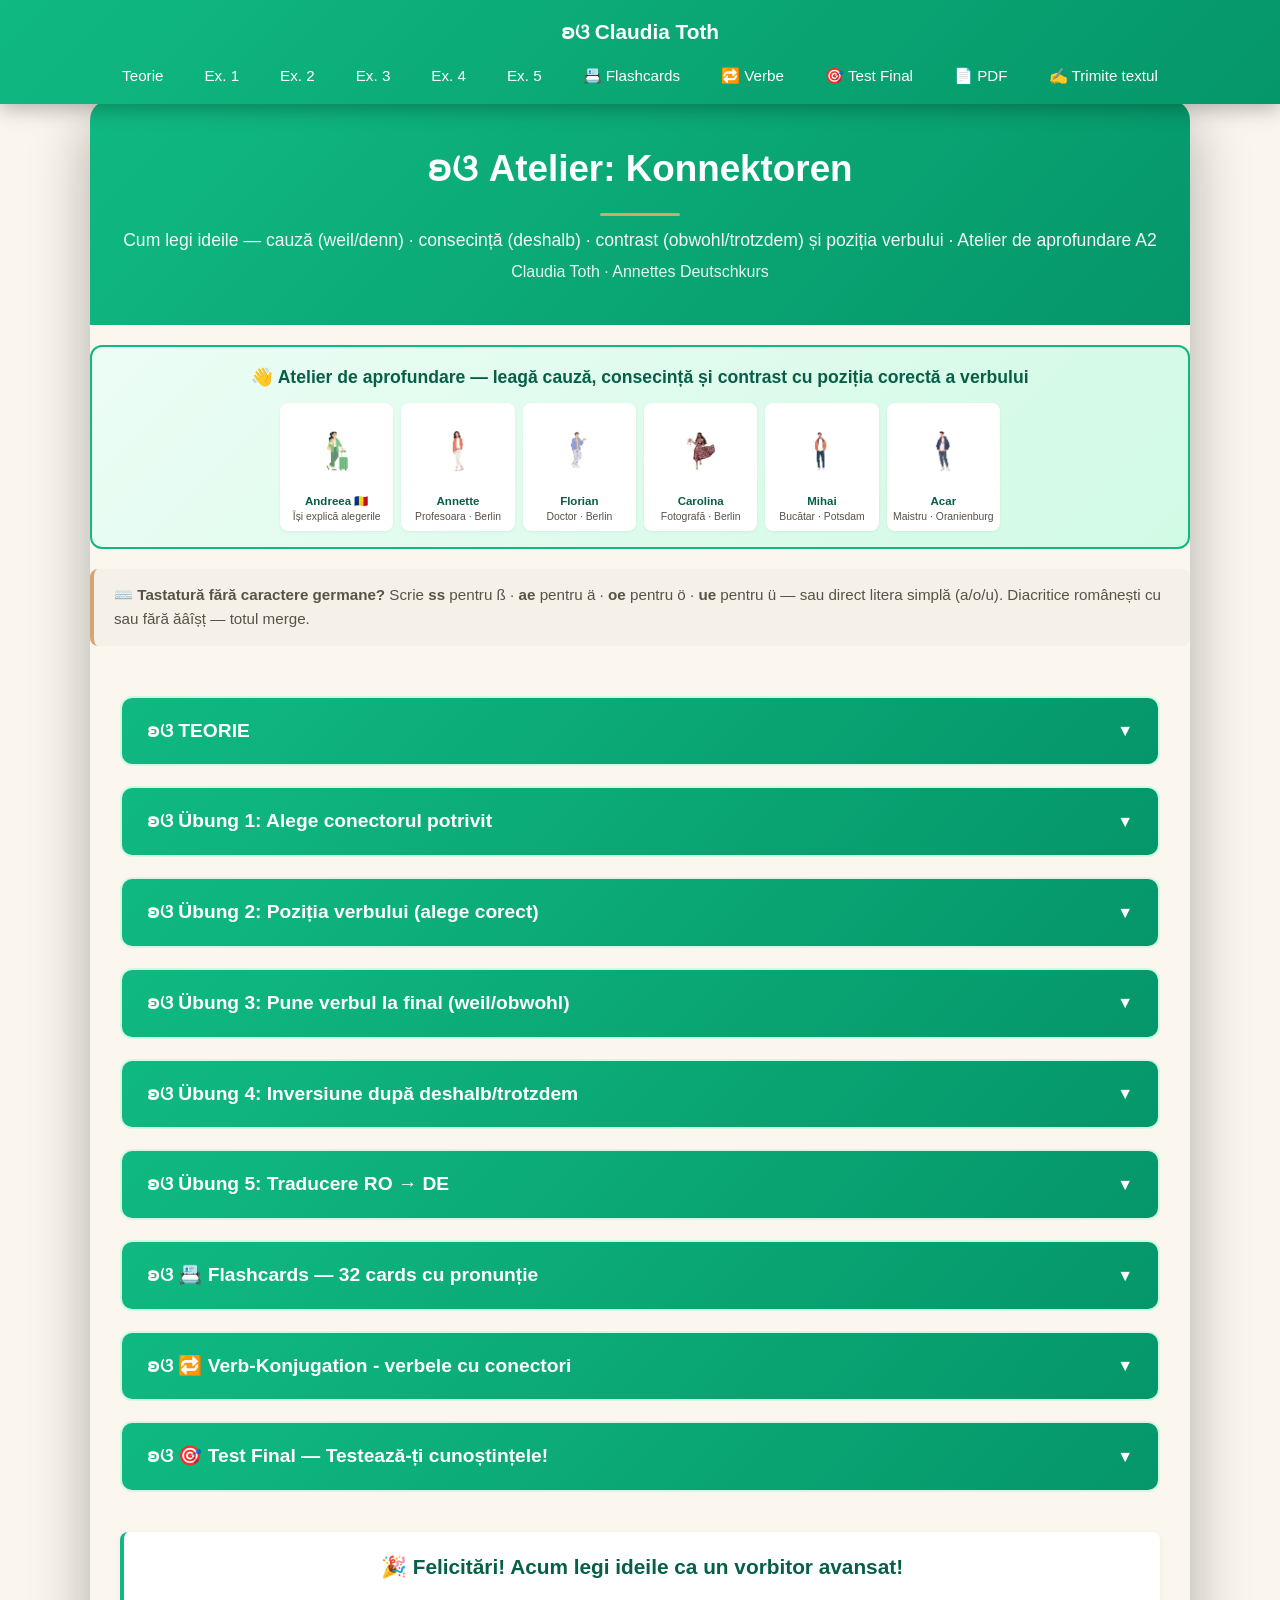
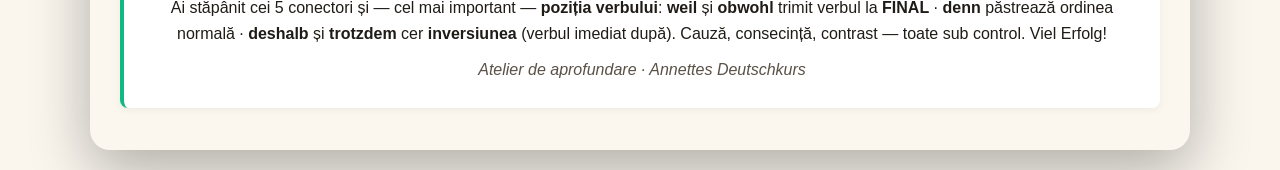
<file: index.html>
<!DOCTYPE html>
<html lang="ro">
<head>
    <meta charset="UTF-8">
    <meta name="robots" content="noindex, nofollow">
    <meta name="viewport" content="width=device-width, initial-scale=1.0">
    <title>Atelier A2: Konnektoren (weil/denn/deshalb/obwohl/trotzdem) · Annettes Deutschkurs</title>
    <meta property="og:title" content="Atelier A2: Konnektoren · Claudia Toth">
    <meta property="og:description" content="Atelier de aprofundare A2 — conectorii și poziția verbului: weil/denn (cauză), deshalb/deswegen (consecință), obwohl/trotzdem (contrast) · Claudia Toth · Annettes Deutschkurs">
    <meta property="og:type" content="website">
    <meta property="og:locale" content="ro_RO">
    <meta name="description" content="Atelier A2 — Konnektoren: weil/denn/deshalb/obwohl/trotzdem și unde pui verbul (final, locul 2 sau inversiune) · Claudia Toth">
    <link rel="stylesheet" href="styles.css">
</head>
<body>
    <nav class="navbar">
        <a href="#top" class="navbar-logo">ʚଓ Claudia Toth</a>
        <ul class="navbar-menu">
            <li><a href="#teorie" onclick="openSection(0)">Teorie</a></li>
            <li><a href="#ex1" onclick="openSection(1)">Ex. 1</a></li>
            <li><a href="#ex2" onclick="openSection(2)">Ex. 2</a></li>
            <li><a href="#ex3" onclick="openSection(3)">Ex. 3</a></li>
            <li><a href="#ex4" onclick="openSection(4)">Ex. 4</a></li>
            <li><a href="#ex5" onclick="openSection(5)">Ex. 5</a></li>
            <li><a href="#flashcards" onclick="openSection(6)">📇 Flashcards</a></li>
            <li><a href="#verbe" onclick="openSection(7)">🔁 Verbe</a></li>
            <li><a href="#final-test" onclick="openSection(8)">🎯 Test Final</a></li>
            <li><a href="konnektoren.pdf" download>📄 PDF</a></li>
            <li><a href="https://forms.gle/4ZH7n14PtCSk96pB6" target="_blank" rel="noopener noreferrer">✍️ Trimite textul</a></li>
        </ul>
    </nav>

    <div class="container" id="top">
        <div class="header">
            <h1>ʚଓ Atelier: Konnektoren</h1>
            <p class="subtitle">Cum legi ideile — cauză (weil/denn) · consecință (deshalb) · contrast (obwohl/trotzdem) și poziția verbului · Atelier de aprofundare A2</p>
            <p>Claudia Toth · Annettes Deutschkurs</p>
        </div>

        <div class="cast-banner">
            <h4>👋 Atelier de aprofundare — leagă cauză, consecință și contrast cu poziția corectă a verbului</h4>
            <div class="cast-grid">
                <div class="cast-card"><img src="images/andreea.png" alt="Andreea"><div class="name">Andreea 🇷🇴</div><div class="detail">Își explică alegerile</div></div>
                <div class="cast-card"><img src="images/annette.png" alt="Annette"><div class="name">Annette</div><div class="detail">Profesoara · Berlin</div></div>
                <div class="cast-card"><img src="images/florian.png" alt="Florian"><div class="name">Florian</div><div class="detail">Doctor · Berlin</div></div>
                <div class="cast-card"><img src="images/carolina.png" alt="Carolina"><div class="name">Carolina</div><div class="detail">Fotografă · Berlin</div></div>
                <div class="cast-card"><img src="images/mihai.png" alt="Mihai"><div class="name">Mihai</div><div class="detail">Bucătar · Potsdam</div></div>
                <div class="cast-card"><img src="images/acar.png" alt="Acar"><div class="name">Acar</div><div class="detail">Maistru · Oranienburg</div></div>
            </div>
        </div>

        <div style="background:#F5F0E8; border-left:4px solid #D4A574; padding:14px 20px; margin:20px 0; border-radius:8px;">
            <p style="margin:0; color:#5A5147; font-size:0.95rem;">⌨️ <strong>Tastatură fără caractere germane?</strong> Scrie <strong>ss</strong> pentru ß · <strong>ae</strong> pentru ä · <strong>oe</strong> pentru ö · <strong>ue</strong> pentru ü — sau direct litera simplă (a/o/u). Diacritice românești cu sau fără ăâîșț — totul merge.</p>
        </div>

        <div class="content">
            <div class="section" id="teorie">
                <div class="section-header" onclick="toggleMainSection(0)"><h3>ʚଓ TEORIE</h3><span class="arrow">▼</span></div>
                <div class="section-content" id="main-section-0"><div id="theory-container"></div></div>
            </div>

            <div class="section" id="ex1">
                <div class="section-header" onclick="toggleMainSection(1)"><h3>ʚଓ Übung 1: Alege conectorul potrivit</h3><span class="arrow">▼</span></div>
                <div class="section-content" id="main-section-1">
                    <div id="ex1-container"></div>
                    <div class="btn-container">
                        <button class="btn btn-check" onclick="checkExercise(1)">✓ Verifică</button>
                        <button class="btn btn-reset" onclick="resetExercise(1)">↻ Resetează</button>
                    </div>
                    <div class="score" id="score-1"></div>
                </div>
            </div>
            <div class="section" id="ex2">
                <div class="section-header" onclick="toggleMainSection(2)"><h3>ʚଓ Übung 2: Poziția verbului (alege corect)</h3><span class="arrow">▼</span></div>
                <div class="section-content" id="main-section-2">
                    <div id="ex2-container"></div>
                    <div class="btn-container">
                        <button class="btn btn-check" onclick="checkExercise(2)">✓ Verifică</button>
                        <button class="btn btn-reset" onclick="resetExercise(2)">↻ Resetează</button>
                    </div>
                    <div class="score" id="score-2"></div>
                </div>
            </div>
            <div class="section" id="ex3">
                <div class="section-header" onclick="toggleMainSection(3)"><h3>ʚଓ Übung 3: Pune verbul la final (weil/obwohl)</h3><span class="arrow">▼</span></div>
                <div class="section-content" id="main-section-3">
                    <div id="ex3-container"></div>
                    <div class="btn-container">
                        <button class="btn btn-check" onclick="checkExercise(3)">✓ Verifică</button>
                        <button class="btn btn-reset" onclick="resetExercise(3)">↻ Resetează</button>
                    </div>
                    <div class="score" id="score-3"></div>
                </div>
            </div>
            <div class="section" id="ex4">
                <div class="section-header" onclick="toggleMainSection(4)"><h3>ʚଓ Übung 4: Inversiune după deshalb/trotzdem</h3><span class="arrow">▼</span></div>
                <div class="section-content" id="main-section-4">
                    <div id="ex4-container"></div>
                    <div class="btn-container">
                        <button class="btn btn-check" onclick="checkExercise(4)">✓ Verifică</button>
                        <button class="btn btn-reset" onclick="resetExercise(4)">↻ Resetează</button>
                    </div>
                    <div class="score" id="score-4"></div>
                </div>
            </div>
            <div class="section" id="ex5">
                <div class="section-header" onclick="toggleMainSection(5)"><h3>ʚଓ Übung 5: Traducere RO → DE</h3><span class="arrow">▼</span></div>
                <div class="section-content" id="main-section-5">
                    <div id="ex5-container"></div>
                    <div class="btn-container">
                        <button class="btn btn-check" onclick="checkExercise(5)">✓ Verifică</button>
                        <button class="btn btn-reset" onclick="resetExercise(5)">↻ Resetează</button>
                    </div>
                    <div class="score" id="score-5"></div>
                </div>
            </div>

            <div class="section" id="flashcards">
                <div class="section-header" onclick="toggleMainSection(6)"><h3>ʚଓ 📇 Flashcards — 32 cards cu pronunție</h3><span class="arrow">▼</span></div>
                <div class="section-content" id="main-section-6"><div id="flashcards-container"></div></div>
            </div>

            <div class="section" id="verbe">
                <div class="section-header" onclick="toggleMainSection(7)"><h3>ʚଓ 🔁 Verb-Konjugation - verbele cu conectori</h3><span class="arrow">▼</span></div>
                <div class="section-content" id="main-section-7"><div id="verbs-container"></div></div>
            </div>

            <div class="section" id="final-test">
                <div class="section-header" onclick="toggleMainSection(8)"><h3>ʚଓ 🎯 Test Final — Testează-ți cunoștințele!</h3><span class="arrow">▼</span></div>
                <div class="section-content" id="main-section-8"><div id="final-test-container"></div></div>
            </div>

            <div class="theory-box" style="text-align: center; margin-top: 40px;">
                <p style="font-size: 1.3rem; font-weight: bold; color: #065f46;">🎉 Felicitări! Acum legi ideile ca un vorbitor avansat!</p>
                <p style="margin-top: 12px;">Ai stăpânit cei 5 conectori și — cel mai important — <strong>poziția verbului</strong>: <strong>weil</strong> și <strong>obwohl</strong> trimit verbul la <strong>FINAL</strong> · <strong>denn</strong> păstrează ordinea normală · <strong>deshalb</strong> și <strong>trotzdem</strong> cer <strong>inversiunea</strong> (verbul imediat după). Cauză, consecință, contrast — toate sub control. Viel Erfolg!</p>
                <p style="margin-top: 10px; font-style: italic; color: #5A5147;">Atelier de aprofundare · Annettes Deutschkurs</p>
            </div>
        </div>
    </div>

    <script src="theory.js"></script>
    <script src="exercises.js"></script>
    <script src="flashcards.js"></script>
    <script src="verbs.js"></script>
    <script src="final-test.js"></script>
    <script src="main.js"></script>
</body>
</html>
</file>
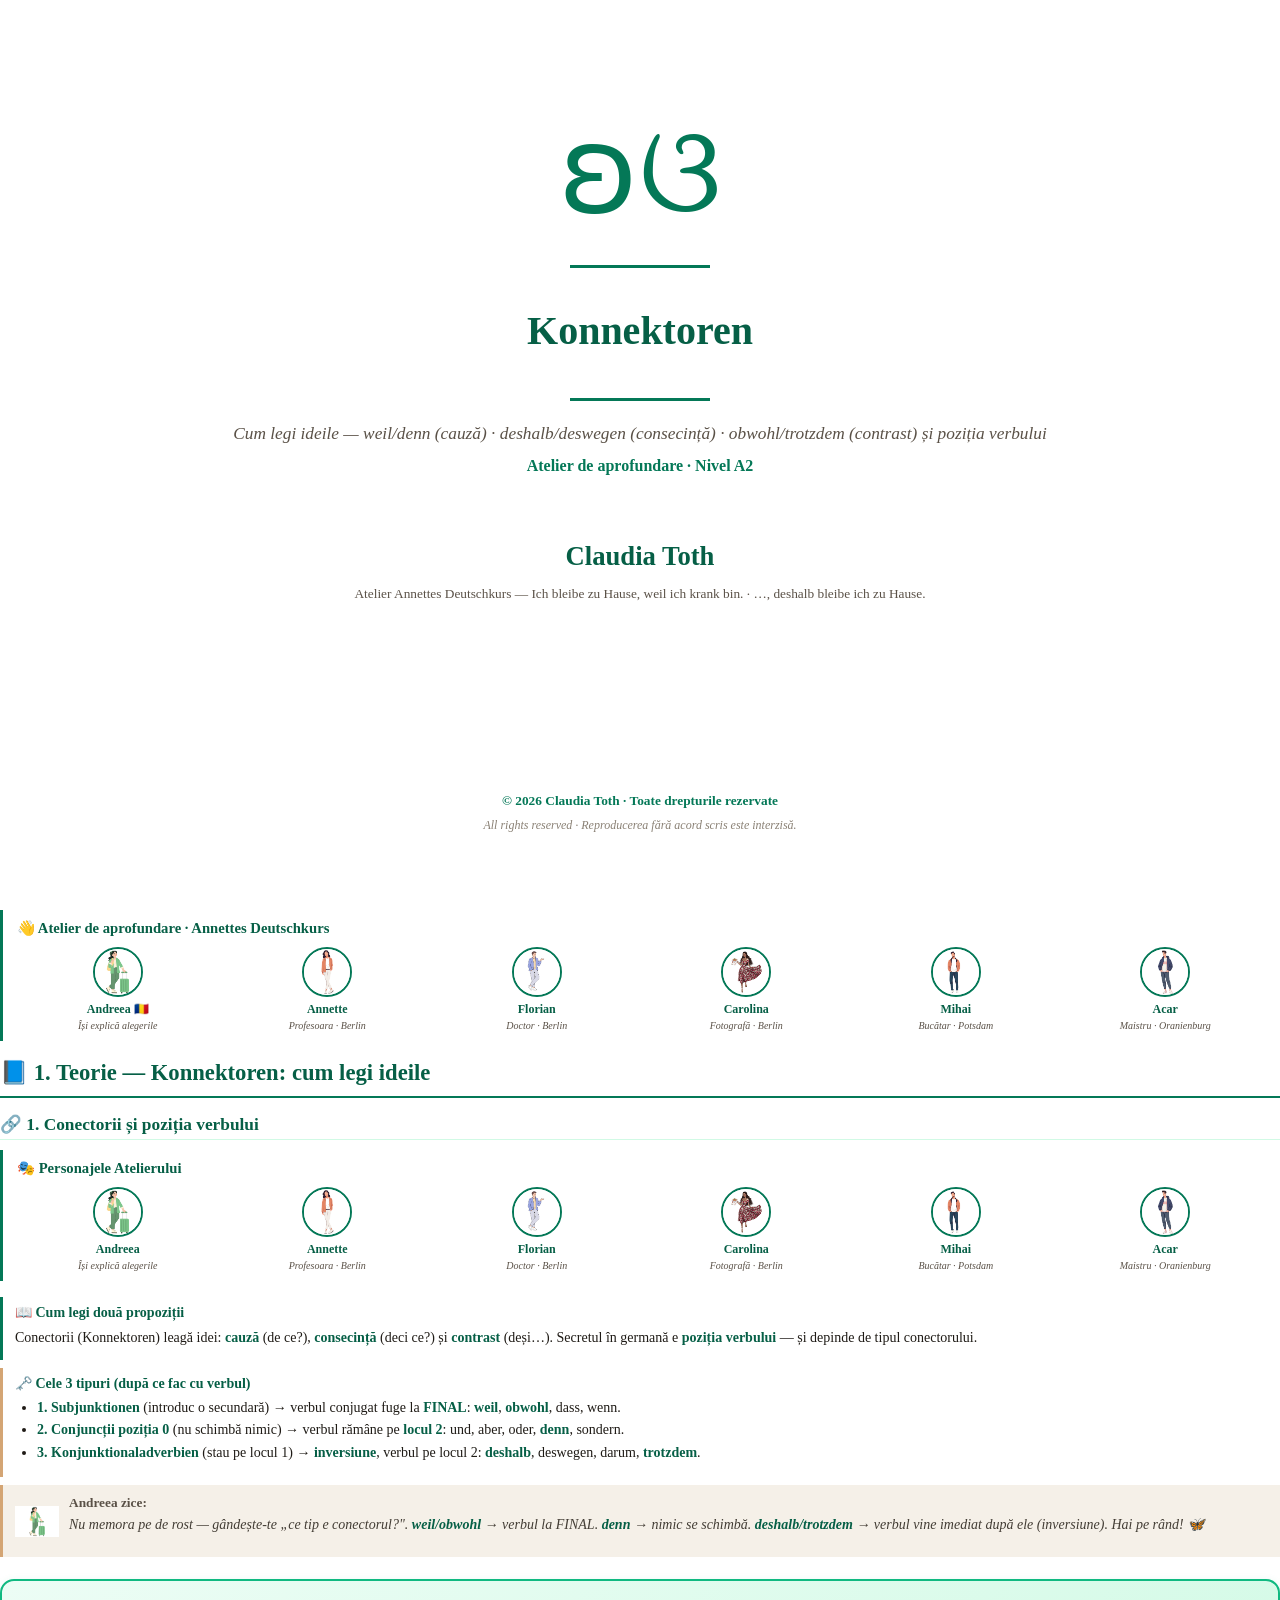
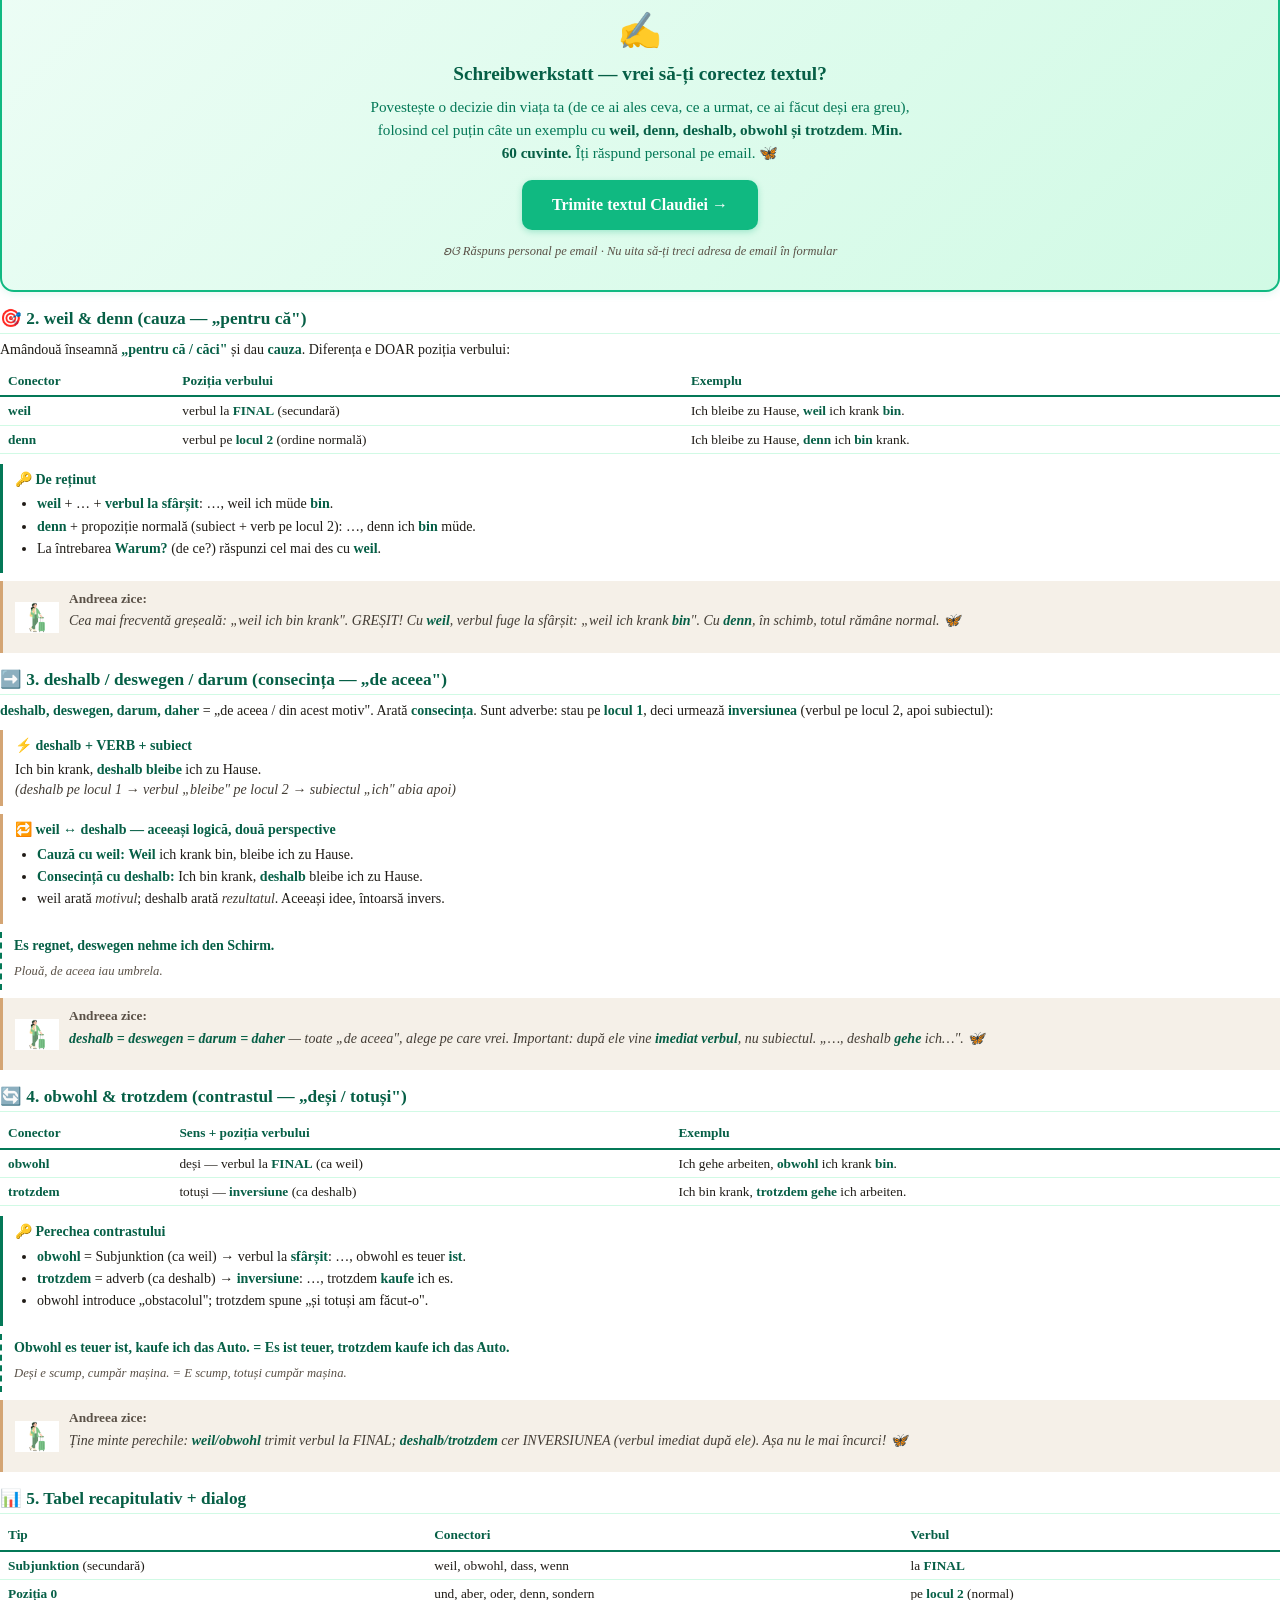
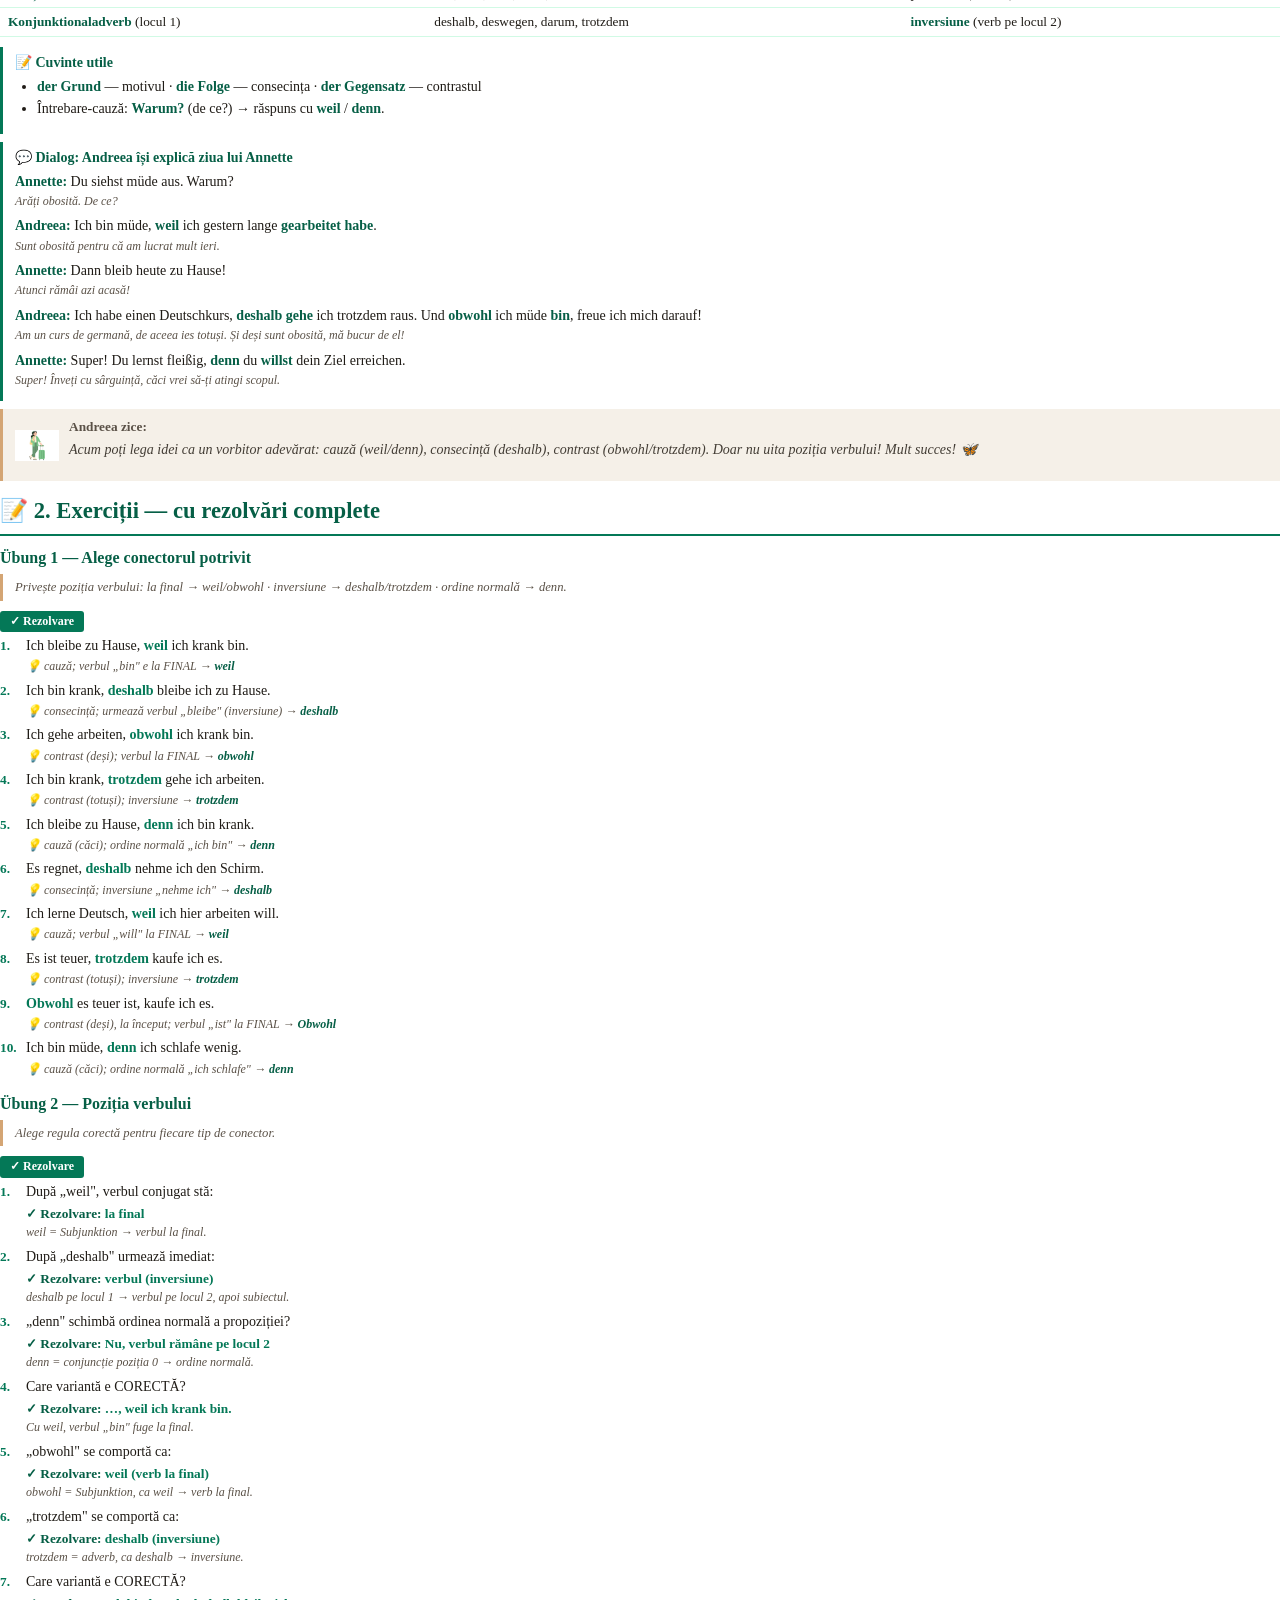
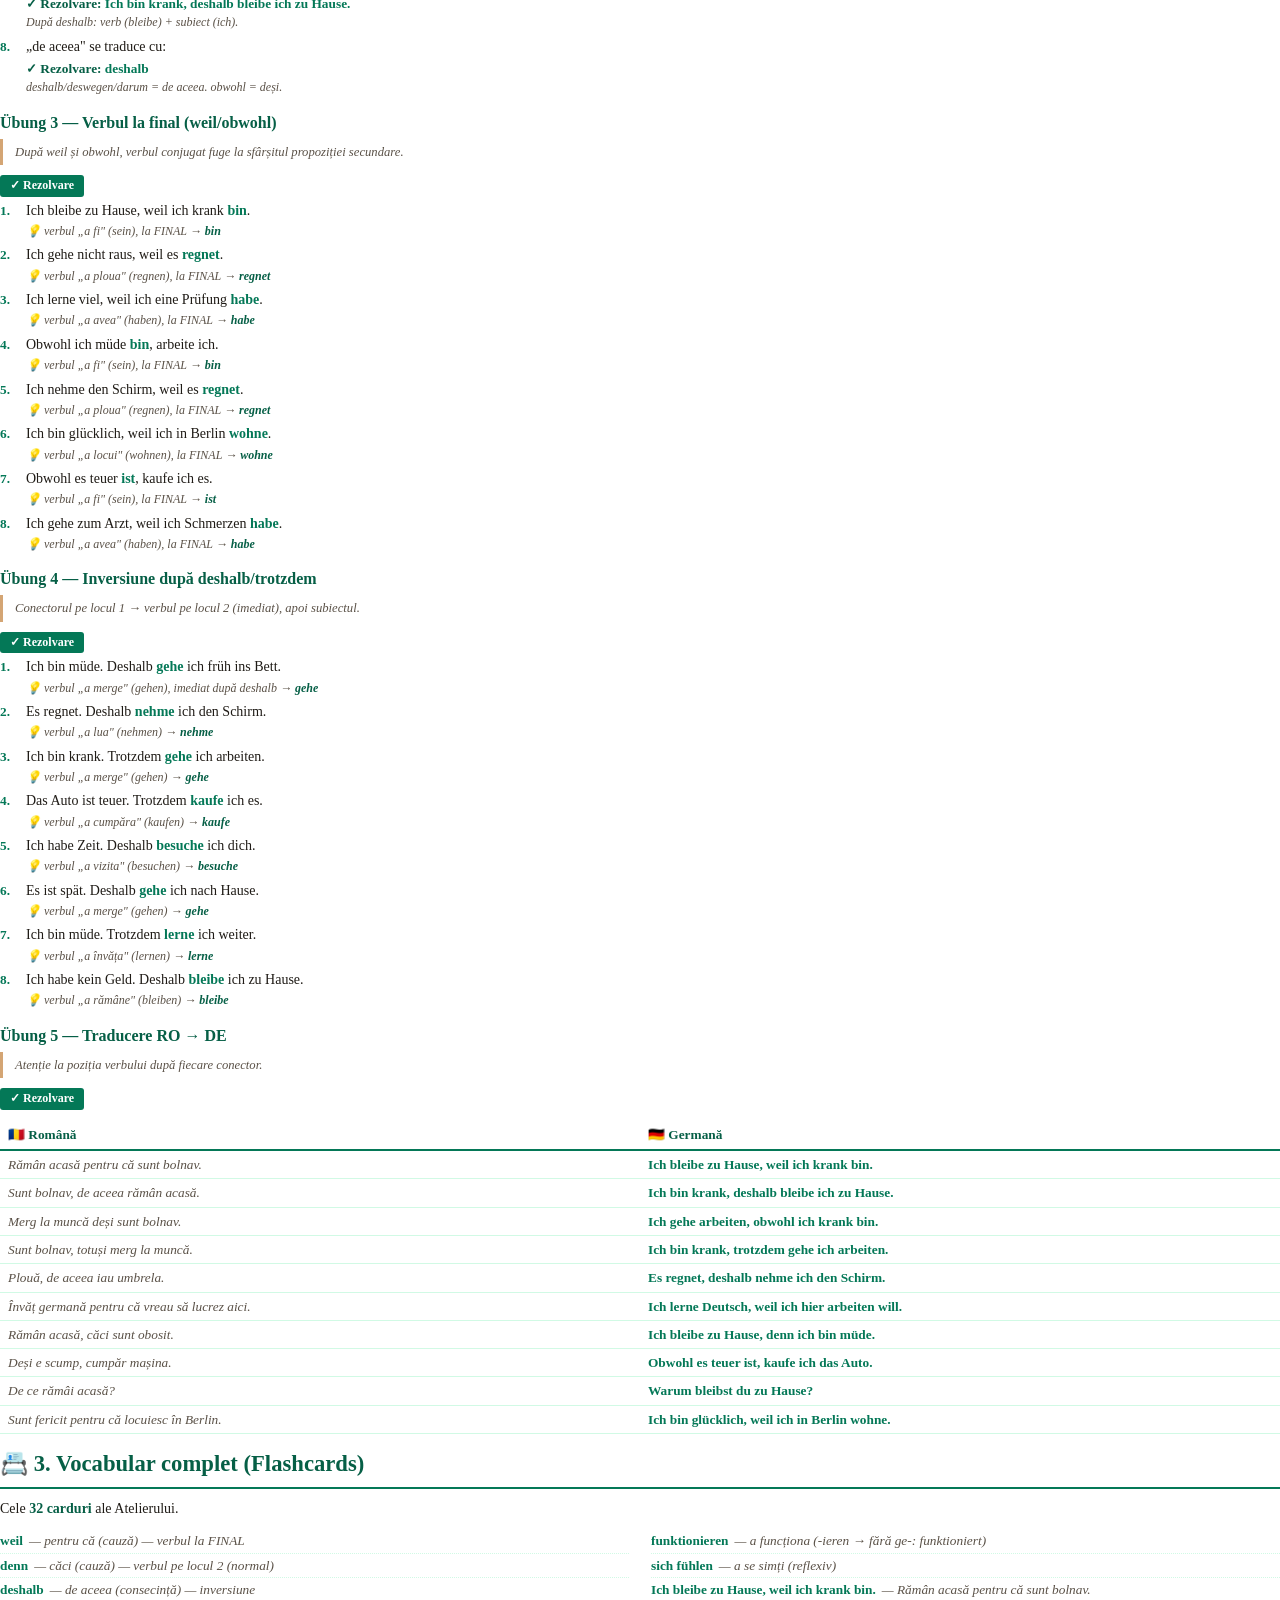
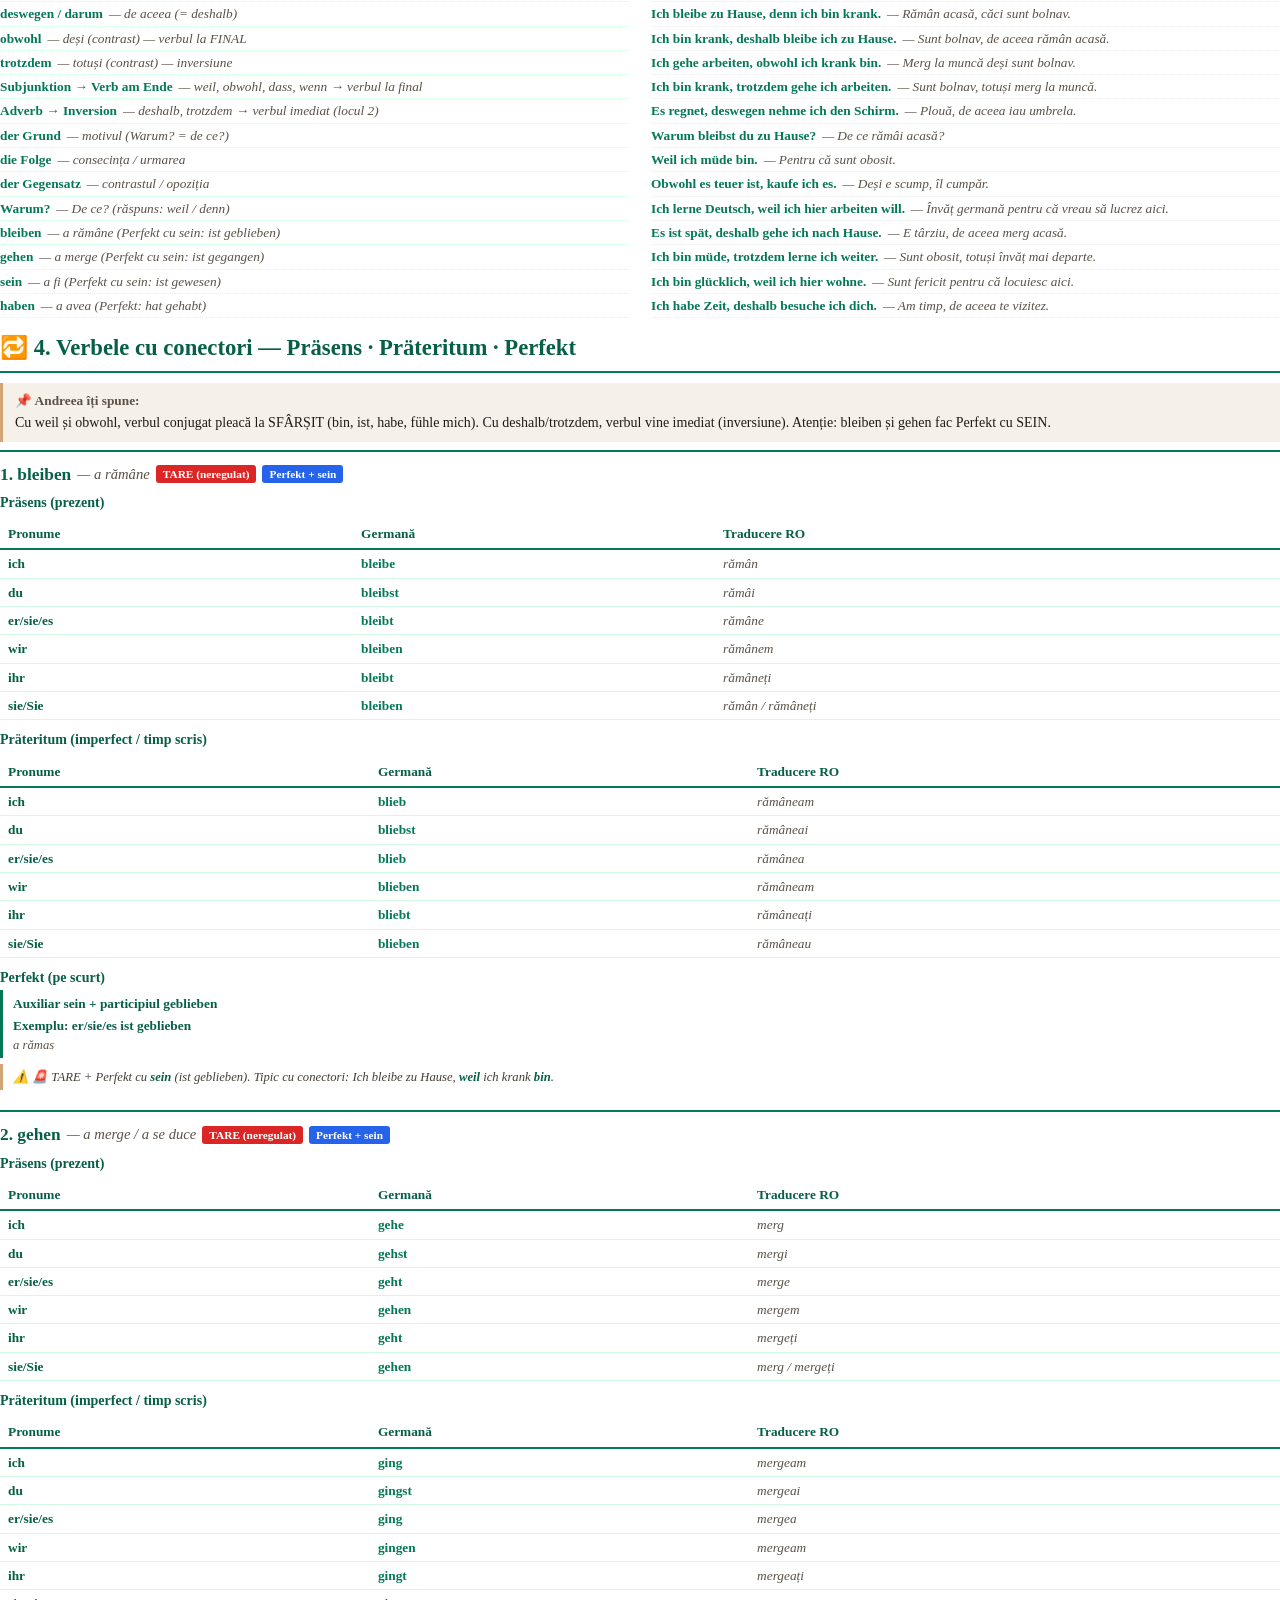
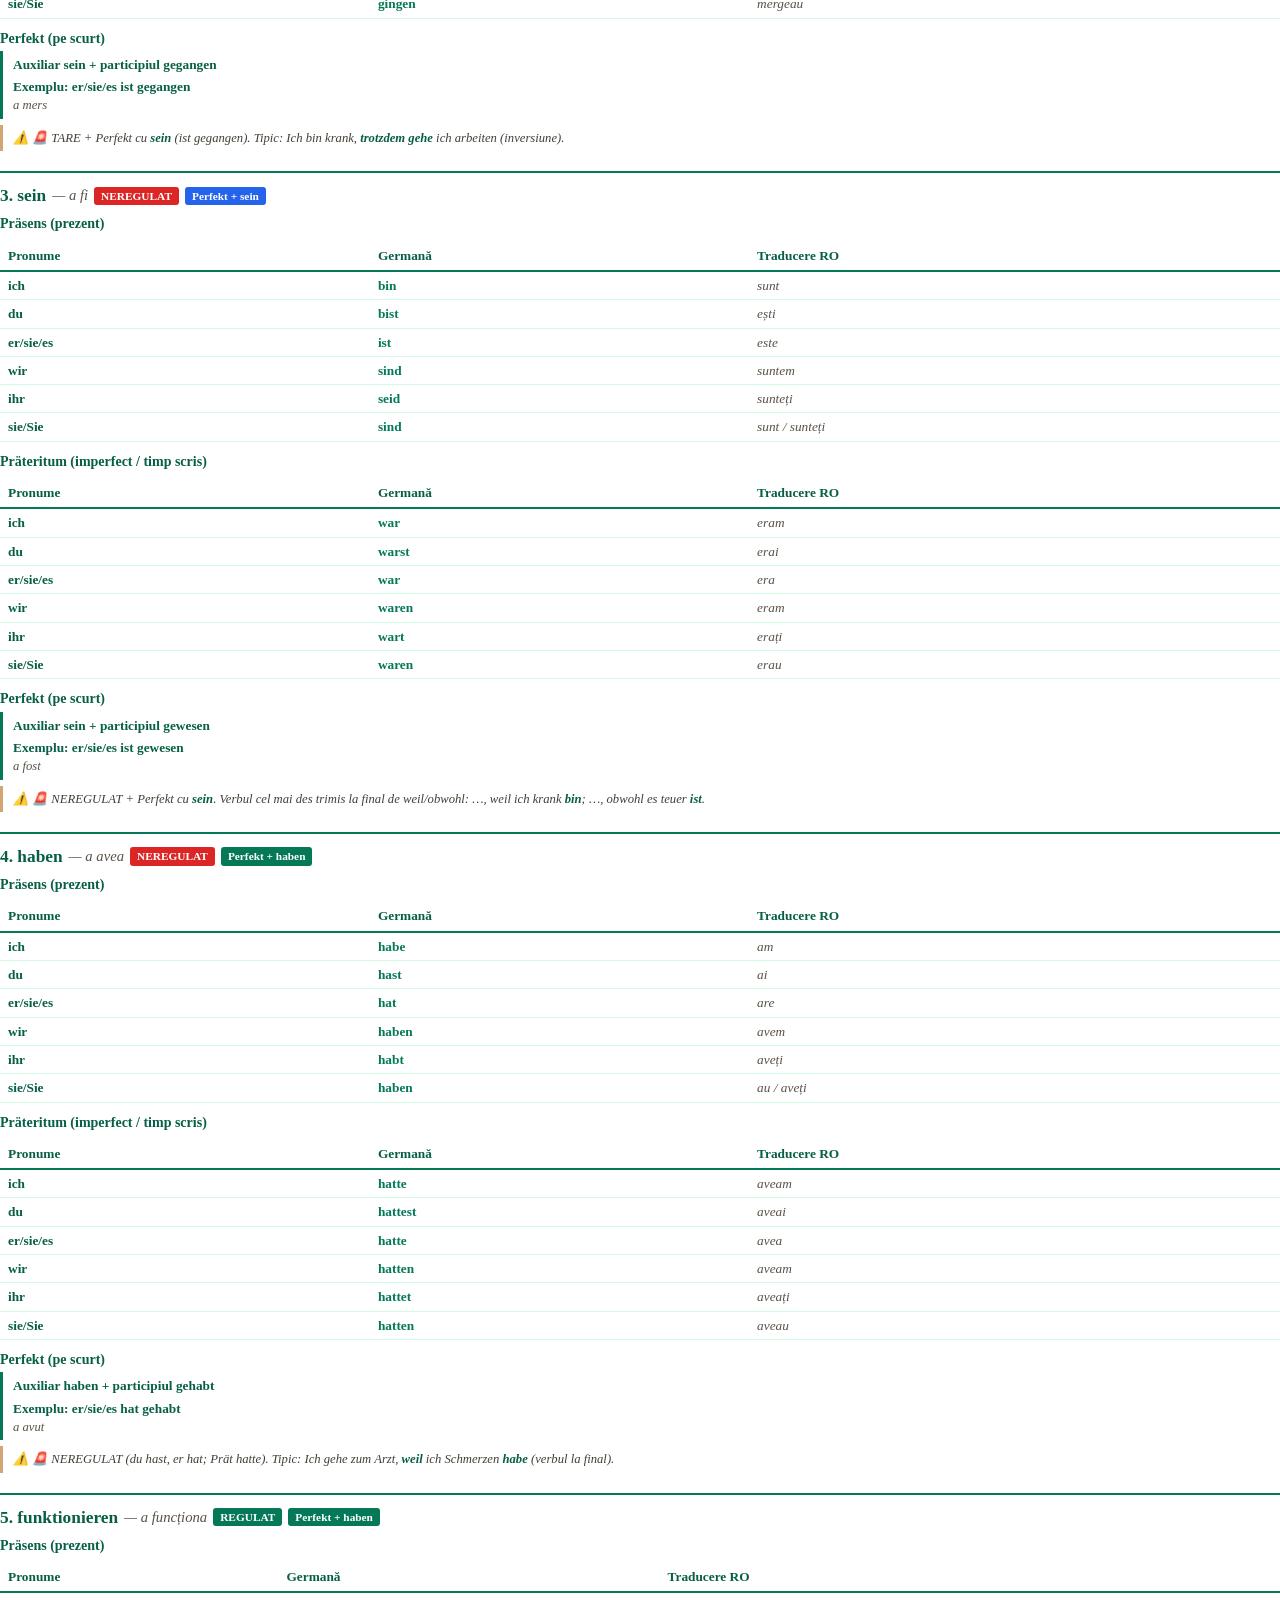
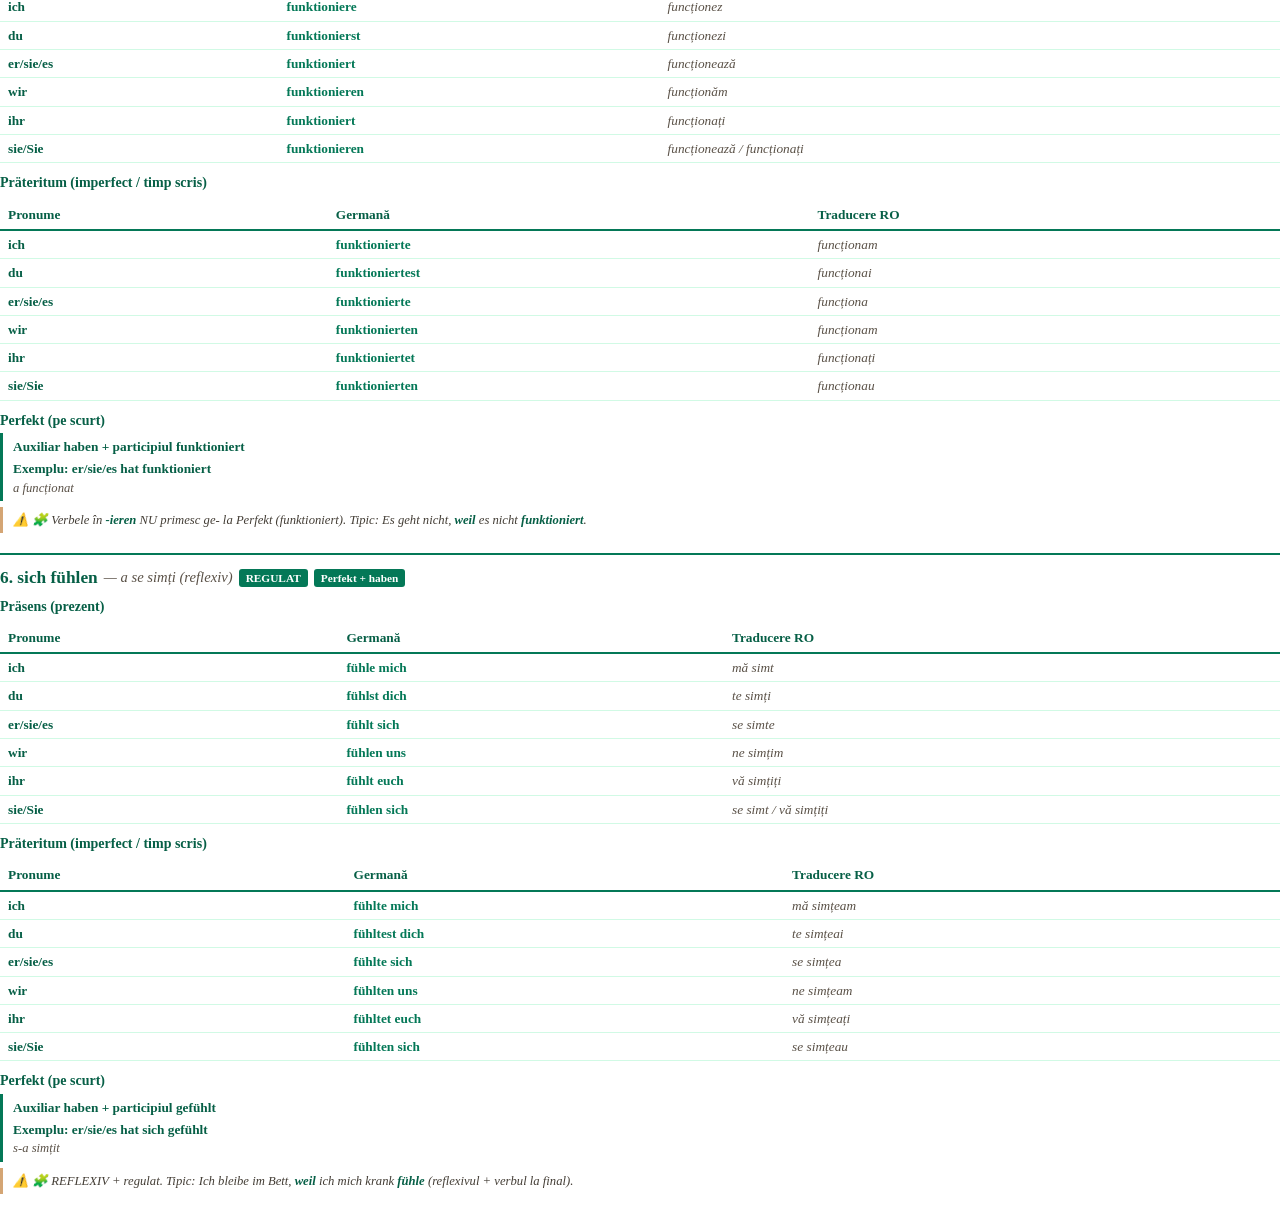
<file: pdf.html>
<!DOCTYPE html>
<html lang="ro">
<head>
    <meta charset="UTF-8">
    <meta name="robots" content="noindex, nofollow">
    <title>Atelier A2: Konnektoren · Claudia Toth</title>
    <style>
        /* ============================================
           PDF MODEL TV1 — Claudia Toth
           ============================================ */
        @page {
            size: A4;
            margin: 22mm 18mm 22mm 18mm;
            @bottom-center {
                content: "ʚଓ Claudia Toth · Atelier: Konnektoren · Nivel A2 · © 2026 — Toate drepturile rezervate · pag. " counter(page) " / " counter(pages);
                font-size: 8.5pt;
                color: #047857;
                font-family: 'Georgia', 'Times New Roman', serif;
            }
        }
        @page :first {
            margin: 0;
            @bottom-center { content: ""; }
        }

        * { box-sizing: border-box; margin: 0; padding: 0; }
        body {
            font-family: 'Georgia', 'Times New Roman', serif;
            color: #1F1B16;
            line-height: 1.45;
            font-size: 10.5pt;
            -webkit-print-color-adjust: exact;
            print-color-adjust: exact;
        }

        /* ===== COVER ===== */
        .cover {
            width: 100%;
            min-height: 100vh;
            padding: 80px 60px 60px;
            text-align: center;
            display: flex;
            flex-direction: column;
            align-items: center;
            justify-content: flex-start;
            page-break-after: always;
        }
        .cover-symbol {
            font-size: 90pt;
            color: #047857;
            line-height: 1;
            margin: 30px 0 15px;
            font-family: 'Segoe UI Emoji', 'Segoe UI', sans-serif;
        }
        /* ===== CAST GRID — personaje (poze 50×50, NU mai mari!) — regula 15 AGENTS-README ===== */
        .cast-banner { border-left: 3px solid #047857; padding: 8px 14px; margin: 10px 0 16px; page-break-inside: avoid; }
        .cast-banner h4 { color: #065f46; font-size: 11pt; margin-bottom: 8px; }
        .cast-grid { display: grid; grid-template-columns: repeat(6, 1fr); gap: 8px; }
        .cast-card { text-align: center; font-size: 8.5pt; page-break-inside: avoid; }
        .cast-card img { width: 50px; height: 50px; border-radius: 50%; object-fit: cover; display: block; margin: 0 auto 4px; border: 2px solid #047857; }
        .cast-card .name { color: #065f46; font-weight: bold; font-size: 9pt; display: block; }
        .cast-card .detail { color: #5A5147; font-style: italic; font-size: 7.5pt; display: block; }
        /* ===== ANDREEA NOTE AVATAR — 44×56px (regula 15 PERSONAJE) ===== */
        .andreea-note { display: flex; gap: 10px; align-items: flex-start; background: #F5F0E8; border-left: 3px solid #D4A574; padding: 8px 12px; margin: 8px 0; page-break-inside: avoid; }
        .andreea-note-avatar { width: 44px; height: 56px; object-fit: contain; flex-shrink: 0; }
        .andreea-note-content { flex: 1; }
        .andreea-note-content .speaker { font-weight: bold; color: #5A5147; font-size: 10pt; margin-bottom: 3px; }
        .andreea-note-content .text { color: #5A5147; font-size: 9.5pt; font-style: italic; line-height: 1.5; }
        .cover-divider {
            width: 140px;
            height: 3px;
            background: #047857;
            margin: 20px 0;
            border: none;
        }
        .cover-title {
            font-size: 30pt;
            color: #065f46;
            font-weight: bold;
            margin: 14px 0 18px;
            font-family: 'Georgia', serif;
        }
        .cover-subtitle {
            font-size: 13pt;
            color: #5A5147;
            font-style: italic;
            margin-bottom: 8px;
        }
        .cover-level {
            font-size: 12pt;
            color: #047857;
            font-weight: bold;
            margin-bottom: 60px;
        }
        .cover-author {
            font-size: 20pt;
            color: #065f46;
            font-weight: bold;
            margin-bottom: 8px;
        }
        .cover-series {
            font-size: 10pt;
            color: #5A5147;
            margin-bottom: 80px;
        }
        .cover-copyright {
            margin-top: auto;
            font-size: 10pt;
            color: #047857;
            font-weight: 600;
        }
        .cover-notice {
            font-size: 9pt;
            color: #8a8175;
            font-style: italic;
            margin-top: 6px;
        }

        /* ===== CONTENT PAGES (print-friendly: minimum ink) ===== */
        .content { padding: 0; }
        h1.chapter {
            color: #065f46;
            background: transparent;
            padding: 0 0 6px 0;
            font-size: 17pt;
            margin: 14px 0 10px;
            border-bottom: 2px solid #047857;
            font-family: 'Georgia', serif;
            page-break-after: avoid;
        }
        h2.sub-chapter {
            color: #065f46;
            font-size: 13pt;
            margin: 14px 0 6px;
            padding-bottom: 2px;
            border-bottom: 1px solid #d1fae5;
            font-family: 'Georgia', serif;
            page-break-after: avoid;
        }
        h3.section-h {
            color: #047857;
            font-size: 11.5pt;
            margin: 10px 0 5px;
            font-family: 'Georgia', serif;
            page-break-after: avoid;
        }
        p { margin-bottom: 6px; }
        strong { color: #065f46; }
        em { color: #433d35; font-style: italic; }
        ul, ol { margin: 4px 0 8px 22px; }
        li { margin-bottom: 2px; }

        /* Boxes (border-left only — economic la print) */
        .theory-box {
            background: transparent;
            border-left: 3px solid #047857;
            padding: 6px 12px;
            margin: 8px 0;
            page-break-inside: avoid;
        }
        .theory-box h4 {
            color: #065f46;
            font-size: 10.5pt;
            margin-bottom: 4px;
        }
        .info-box { border-left-color: #D4A574; }
        .warn-box { border-left-color: #D4A574; }
        .example-box {
            border-left: 2px dashed #047857;
            padding: 4px 12px;
            margin: 4px 0;
            page-break-inside: avoid;
        }
        .example-box .de { color: #065f46; font-weight: 600; }
        .example-box .ro { color: #5A5147; font-style: italic; font-size: 9.5pt; margin-top: 1px; }

        /* Tables (header alb cu border verde — economie de cerneală) */
        table {
            width: 100%;
            border-collapse: collapse;
            margin: 6px 0 10px;
            font-size: 10pt;
            page-break-inside: avoid;
        }
        table thead { background: transparent; }
        table th {
            padding: 5px 8px;
            text-align: left;
            font-weight: bold;
            color: #065f46;
            border-bottom: 2px solid #047857;
        }
        table td {
            padding: 4px 8px;
            border-bottom: 1px solid #d1fae5;
            vertical-align: top;
        }
        table tr:nth-child(even) td { background: transparent; }
        td.verb { color: #047857; font-weight: bold; }
        td.ro-text { color: #5A5147; font-style: italic; }
        .ro-translation { display: block; color: #5A5147; font-style: italic; font-size: 9pt; margin-top: 1px; }

        /* Dialog (minimalist — fără fundal colorat) */
        .dialog-line {
            padding: 4px 12px;
            margin-bottom: 3px;
            page-break-inside: avoid;
        }
        .dialog-line.left { border-left: 3px solid #D4A574; }
        .dialog-line.right { border-left: 3px solid #047857; }
        .dialog-line .speaker { font-weight: bold; }
        .dialog-line .ro { color: #5A5147; font-style: italic; font-size: 9.5pt; margin-top: 2px; }

        /* Exercise blocks */
        .ex-block {
            margin-bottom: 14px;
            page-break-inside: avoid;
        }
        .ex-block h3 { color: #065f46; font-size: 12pt; margin-bottom: 5px; }
        .ex-block .instruction {
            border-left: 3px solid #D4A574;
            padding: 4px 12px;
            margin-bottom: 6px;
            font-size: 9.5pt;
            color: #5A5147;
            font-style: italic;
        }
        .rezolvare-banner {
            display: inline-block;
            background: #047857;
            color: white;
            padding: 2px 10px;
            border-radius: 3px;
            font-size: 9pt;
            font-weight: bold;
            margin: 4px 0;
            -webkit-print-color-adjust: exact;
            print-color-adjust: exact;
        }
        .ex-item {
            display: flex;
            gap: 8px;
            margin-bottom: 5px;
            align-items: flex-start;
        }
        .ex-num {
            color: #047857;
            font-weight: bold;
            font-size: 10pt;
            flex-shrink: 0;
            min-width: 18px;
        }
        .ex-num::after { content: "."; }
        .ex-body { flex: 1; }
        .ex-q { margin-bottom: 2px; }
        .ex-a {
            color: #047857;
            font-weight: bold;
            font-size: 10pt;
            margin-top: 2px;
        }
        .ex-a::before { content: "✓ Rezolvare: "; color: #065f46; }
        .ex-explanation { color: #5A5147; font-size: 9pt; font-style: italic; margin-top: 1px; }

        /* Flashcard list (compact 2-col) */
        .flashcards-grid {
            columns: 2;
            column-gap: 22px;
            margin-top: 8px;
        }
        .fc-row {
            break-inside: avoid;
            padding: 2px 0;
            border-bottom: 1px dotted #d1fae5;
            font-size: 10pt;
        }
        .fc-row .de { color: #047857; font-weight: bold; }
        .fc-row .ro { color: #5A5147; font-style: italic; margin-left: 6px; }

        /* Verb conjugation cards (minimalist — fără chenar, doar border-top verde) */
        .verb-card {
            border-top: 2px solid #047857;
            padding: 10px 0 8px 0;
            margin-bottom: 12px;
            page-break-inside: avoid;
        }
        .verb-card .vh {
            display: flex;
            align-items: center;
            flex-wrap: wrap;
            gap: 6px;
            margin-bottom: 6px;
        }
        .verb-card .vh .name { font-size: 13pt; color: #065f46; font-weight: bold; }
        .verb-card .vh .ro { color: #5A5147; font-style: italic; font-size: 11pt; }
        .verb-card .vh .badge {
            display: inline-block;
            padding: 1px 7px;
            border-radius: 3px;
            font-size: 8.5pt;
            color: white;
            font-weight: bold;
            -webkit-print-color-adjust: exact;
            print-color-adjust: exact;
        }
        .verb-card .badge.strong { background: #dc2626; }
        .verb-card .badge.weak { background: #047857; }
        .verb-card .badge.sein { background: #2563eb; }
        .verb-card .badge.haben { background: #047857; }
        .verb-card h5 { color: #065f46; margin: 6px 0 2px; font-size: 10.5pt; }
        .verb-card .perfekt-box {
            border-left: 3px solid #047857;
            padding: 4px 10px;
            margin-top: 2px;
            font-size: 10pt;
        }
        .verb-card .perfekt-box .de { color: #065f46; font-weight: 600; }
        .verb-card .perfekt-box .ro { color: #5A5147; font-style: italic; font-size: 9.5pt; }
        .verb-card .note {
            font-size: 9.5pt;
            color: #433d35;
            padding: 4px 10px;
            border-left: 3px solid #D4A574;
            margin-top: 6px;
            font-style: italic;
        }

        /* Section spacer */
        .new-section { page-break-before: always; }
    </style>
</head>
<body>

<!-- ============================================
     COVER PAGE (page 1)
     ============================================ -->
<div class="cover">
    <div class="cover-symbol">ʚଓ</div>
    <hr class="cover-divider">
    <h1 class="cover-title">Konnektoren</h1>
    <hr class="cover-divider">
    <p class="cover-subtitle">Cum legi ideile — weil/denn (cauză) · deshalb/deswegen (consecință) · obwohl/trotzdem (contrast) și poziția verbului</p>
    <p class="cover-level">Atelier de aprofundare · Nivel A2</p>
    <p class="cover-author">Claudia Toth</p>
    <p class="cover-series">Atelier Annettes Deutschkurs — Ich bleibe zu Hause, weil ich krank bin. · …, deshalb bleibe ich zu Hause.</p>
    <div class="cover-copyright">
        © 2026 Claudia Toth · Toate drepturile rezervate
    </div>
    <p class="cover-notice">All rights reserved · Reproducerea fără acord scris este interzisă.</p>
</div>

<!-- ============================================
     CONTENT (filled dynamically by pdf-builder.js)
     ============================================ -->
<div id="pdf-content"></div>

<!-- Load data sources -->
<script src="theory.js"></script>
<script src="exercises.js"></script>
<script src="flashcards.js"></script>
<script src="verbs.js"></script>
<script src="final-test.js"></script>
<script src="pdf-builder.js"></script>

</body>
</html>
</file>
<file: styles.css>
/* ============================================
   CLAUDIA TOTH - NOMEN-VERB-VERBINDUNGEN
   Design verde profesional · Mobile responsive
   ============================================ */

* {
    margin: 0;
    padding: 0;
    box-sizing: border-box;
}

body {
    font-family: 'Segoe UI', Tahoma, Geneva, Verdana, sans-serif;
    background: #FAF6EE;
    line-height: 1.6;
    padding: 0;
    padding-top: 80px;
    min-height: 100vh;
    color: #1F1B16;
}

/* ============================================
   NAVIGATION BAR
   ============================================ */
.navbar {
    position: fixed;
    top: 0;
    left: 0;
    right: 0;
    background: linear-gradient(135deg, #10b981 0%, #059669 100%);
    padding: 15px 30px;
    box-shadow: 0 4px 20px rgba(0,0,0,0.3);
    z-index: 1000;
    display: flex;
    flex-direction: column;
    gap: 15px;
    align-items: center;
    justify-content: center;
}

.navbar-logo {
    color: white;
    font-size: 1.3rem;
    font-weight: bold;
    text-decoration: none;
}

.navbar-menu {
    display: flex;
    gap: 5px;
    list-style: none;
    align-items: center;
    flex-wrap: wrap;
    justify-content: center;
}

.navbar-menu a {
    color: white;
    text-decoration: none;
    padding: 10px 18px;
    border-radius: 8px;
    transition: all 0.3s;
    font-size: 0.95rem;
    font-weight: 500;
}

.navbar-menu a:hover {
    background: rgba(255,255,255,0.2);
    transform: translateY(-2px);
}

/* ============================================
   CONTAINER PRINCIPAL
   ============================================ */
.container {
    max-width: 1100px;
    margin: 20px auto;
    background: #FBF7EF;
    border-radius: 20px;
    box-shadow: 0 20px 60px rgba(0,0,0,0.3);
    overflow: hidden;
}

.header {
    background: linear-gradient(135deg, #10b981 0%, #059669 100%);
    color: white;
    padding: 40px 30px;
    text-align: center;
}

.header h1 {
    font-size: 2.3rem;
    margin-bottom: 10px;
}

.header .subtitle {
    font-size: 1.1rem;
    opacity: 0.95;
    margin-bottom: 5px;
}

.header p {
    font-size: 1rem;
    opacity: 0.9;
}

.content {
    padding: 30px;
}

/* ============================================
   SECȚIUNI (Teorie + Exerciții)
   ============================================ */
.section {
    margin-bottom: 20px;
    scroll-margin-top: 100px;
    border-radius: 12px;
    overflow: hidden;
    border: 2px solid #d1fae5;
}

.section-header {
    background: linear-gradient(135deg, #10b981 0%, #059669 100%);
    color: white;
    padding: 18px 25px;
    cursor: pointer;
    display: flex;
    justify-content: space-between;
    align-items: center;
    transition: all 0.3s;
}

.section-header:hover {
    background: linear-gradient(135deg, #059669 0%, #047857 100%);
}

.section-header h3 {
    font-size: 1.2rem;
}

.arrow {
    transition: transform 0.3s;
    font-size: 1rem;
}

.arrow.rotated {
    transform: rotate(180deg);
}

.section-content {
    display: none;
    padding: 25px;
    background: #FBF7EF;
}

.section-content.active {
    display: block;
    animation: fadeIn 0.4s ease-in-out;
}

@keyframes fadeIn {
    from { opacity: 0; transform: translateY(-5px); }
    to { opacity: 1; transform: translateY(0); }
}

/* ============================================
   SUB-SECȚIUNI (în Teorie)
   ============================================ */
.sub-section {
    margin-bottom: 12px;
    border-radius: 10px;
    overflow: hidden;
    border: 1px solid #a7f3d0;
    background: white;
}

.sub-section-header {
    background: #d1fae5;
    color: #065f46;
    padding: 12px 18px;
    cursor: pointer;
    display: flex;
    justify-content: space-between;
    align-items: center;
    font-weight: 600;
    transition: background 0.3s;
    gap: 10px;
}

.sub-section-header > span:first-child {
    flex: 1;
}

.sub-section-header:hover {
    background: #a7f3d0;
}

/* ============================================
   AUDIO PLAYER (Play / Stop la fiecare subtitlu)
   ============================================ */
.audio-player {
    display: flex;
    align-items: center;
}

.audio-btn {
    background: #10b981;
    color: white;
    border: none;
    width: 36px;
    height: 36px;
    border-radius: 50%;
    cursor: pointer;
    font-size: 0.9rem;
    transition: all 0.3s;
    display: flex;
    align-items: center;
    justify-content: center;
    padding: 0;
    box-shadow: 0 2px 6px rgba(16, 185, 129, 0.3);
}

.audio-btn:hover {
    background: #059669;
    transform: scale(1.1);
    box-shadow: 0 4px 10px rgba(16, 185, 129, 0.5);
}

.audio-btn:active {
    transform: scale(0.95);
}

.lesson-audio {
    display: flex;
    align-items: center;
    gap: 12px;
    margin-bottom: 18px;
    padding: 10px 14px;
    background: #FBF7EF;
    border-left: 4px solid #10b981;
    border-radius: 6px;
}

.lesson-audio-label {
    color: #065f46;
    font-weight: 600;
    font-size: 0.95rem;
}

.sub-arrow {
    transition: transform 0.3s;
}

.sub-arrow.rotated {
    transform: rotate(180deg);
}

.sub-section-content {
    display: none;
    padding: 18px;
    background: white;
}

.sub-section-content.active {
    display: block;
}

/* ============================================
   THEORY BOX
   ============================================ */
.theory-box {
    background: white;
    border-left: 4px solid #10b981;
    padding: 18px 22px;
    margin: 12px 0;
    border-radius: 8px;
    box-shadow: 0 2px 8px rgba(0,0,0,0.05);
}

.theory-box h4 {
    color: #065f46;
    margin-bottom: 10px;
    font-size: 1.1rem;
}

.theory-box p {
    margin-bottom: 8px;
}

.theory-box ul {
    margin-left: 20px;
    margin-top: 8px;
}

.theory-box li {
    margin-bottom: 6px;
}

/* Exemple în context */
.example-box {
    background: #ecfdf5;
    border: 1px dashed #10b981;
    padding: 12px 16px;
    border-radius: 8px;
    margin: 10px 0;
    font-style: italic;
}

.example-box .de {
    color: #065f46;
    font-weight: 600;
    font-style: normal;
}

.example-box .ro {
    color: #5A5147;
    font-size: 0.95rem;
    margin-top: 4px;
}

/* Tabele teorie */
.theory-table {
    width: 100%;
    border-collapse: collapse;
    margin: 12px 0;
    background: white;
    border-radius: 8px;
    overflow: hidden;
    box-shadow: 0 2px 6px rgba(0,0,0,0.05);
}

.theory-table th {
    background: #10b981;
    color: white;
    padding: 12px;
    text-align: left;
    font-weight: 600;
}

.theory-table td {
    padding: 10px 12px;
    border-bottom: 1px solid #d1fae5;
}

.theory-table tr:last-child td {
    border-bottom: none;
}

.theory-table tr:nth-child(even) {
    background: #FBF7EF;
}

.theory-table .verb {
    color: #059669;
    font-weight: bold;
}

.theory-table .nomen {
    color: #065f46;
    font-weight: 600;
}

.theory-table .ro-text {
    color: #5A5147;
    font-style: italic;
    font-size: 0.95rem;
}

/* ============================================
   EXERCIȚII
   ============================================ */
.exercise-instruction {
    background: #F5F0E8;
    border-left: 4px solid #D4A574;
    padding: 12px 18px;
    margin-bottom: 18px;
    border-radius: 8px;
    color: #5A5147;
}

.exercise-item {
    background: white;
    padding: 15px 18px;
    margin-bottom: 12px;
    border-radius: 10px;
    display: flex;
    align-items: flex-start;
    gap: 12px;
    flex-wrap: wrap;
    box-shadow: 0 2px 6px rgba(0,0,0,0.05);
}

.exercise-number {
    background: #10b981;
    color: white;
    width: 30px;
    height: 30px;
    border-radius: 50%;
    display: flex;
    align-items: center;
    justify-content: center;
    font-weight: bold;
    flex-shrink: 0;
    font-size: 0.9rem;
}

.input-group {
    flex: 1;
    min-width: 200px;
    display: flex;
    flex-direction: column;
    gap: 6px;
}

.input-group label {
    color: #1F1B16;
    font-size: 1rem;
    line-height: 1.5;
}

.input-group .nomen-highlight {
    color: #065f46;
    font-weight: bold;
    background: #d1fae5;
    padding: 2px 8px;
    border-radius: 5px;
}

.input-group input[type="text"],
.input-group select {
    padding: 10px 14px;
    border: 2px solid #d1fae5;
    border-radius: 8px;
    font-size: 1rem;
    font-family: inherit;
    transition: all 0.3s;
    background: white;
}

.input-group input[type="text"]:focus,
.input-group select:focus {
    outline: none;
    border-color: #10b981;
    box-shadow: 0 0 0 3px rgba(16, 185, 129, 0.15);
}

/* Multiple choice */
.mc-options {
    display: flex;
    flex-direction: column;
    gap: 8px;
    margin-top: 8px;
}

.mc-option {
    display: flex;
    align-items: center;
    gap: 10px;
    padding: 8px 12px;
    border-radius: 8px;
    transition: background 0.2s;
    cursor: pointer;
}

.mc-option:hover {
    background: #FBF7EF;
}

.mc-option input[type="radio"] {
    cursor: pointer;
    width: 18px;
    height: 18px;
    accent-color: #10b981;
}

.mc-option label {
    cursor: pointer;
    flex: 1;
}

/* Feedback */
.feedback {
    width: 100%;
    margin-top: 8px;
    padding: 0;
    font-size: 0.95rem;
    border-radius: 6px;
    transition: all 0.3s;
}

.feedback.correct {
    background: #d1fae5;
    color: #065f46;
    padding: 10px 14px;
    border-left: 3px solid #10b981;
}

.feedback.incorrect {
    background: #fee2e2;
    color: #991b1b;
    padding: 10px 14px;
    border-left: 3px solid #ef4444;
}

.feedback.correct::before {
    content: "✓ Richtig! ";
    font-weight: bold;
}

.feedback.incorrect::before {
    content: "✗ Falsch. ";
    font-weight: bold;
}

/* ============================================
   BUTOANE
   ============================================ */
.btn-container {
    display: flex;
    gap: 15px;
    justify-content: center;
    margin: 30px 0;
    flex-wrap: wrap;
}

.btn {
    padding: 14px 32px;
    border: none;
    border-radius: 10px;
    font-size: 1rem;
    font-weight: 600;
    cursor: pointer;
    transition: all 0.3s;
    font-family: inherit;
}

.btn-check {
    background: linear-gradient(135deg, #10b981 0%, #059669 100%);
    color: white;
}

.btn-check:hover {
    transform: translateY(-2px);
    box-shadow: 0 8px 20px rgba(16, 185, 129, 0.4);
}

.btn-reset {
    background: #5A5147;
    color: white;
}

.btn-reset:hover {
    background: #433d35;
    transform: translateY(-2px);
    box-shadow: 0 8px 20px rgba(107, 114, 128, 0.4);
}

/* ============================================
   SCOR
   ============================================ */
.score {
    display: none;
    background: linear-gradient(135deg, #10b981 0%, #059669 100%);
    color: white;
    padding: 25px;
    border-radius: 12px;
    text-align: center;
    margin: 20px 0;
    scroll-margin-top: 100px;
}

.score.show {
    display: block;
    animation: fadeIn 0.5s;
}

.score-value {
    font-size: 2rem;
    font-weight: bold;
    margin-bottom: 10px;
}

.score-message {
    font-size: 1.1rem;
}

/* ============================================
   FLASHCARDS
   ============================================ */
.flashcard-counter {
    text-align: center;
    margin-bottom: 15px;
    color: #065f46;
    font-weight: 600;
}

.flashcard {
    background: white;
    border-radius: 16px;
    padding: 50px 30px;
    min-height: 220px;
    display: flex;
    align-items: center;
    justify-content: center;
    text-align: center;
    cursor: pointer;
    box-shadow: 0 4px 15px rgba(0,0,0,0.1);
    transition: transform 0.3s;
    position: relative;
    border: 3px solid #10b981;
}

.flashcard:hover {
    transform: scale(1.02);
}

.flashcard-content {
    width: 100%;
}

.flashcard .de {
    font-size: 1.8rem;
    color: #065f46;
    font-weight: bold;
    margin-bottom: 10px;
}

.flashcard .ro {
    font-size: 1.2rem;
    color: #5A5147;
    font-style: italic;
    display: none;
}

.flashcard.flipped .ro {
    display: block;
    animation: fadeIn 0.3s;
}

.flashcard-hint {
    position: absolute;
    bottom: 12px;
    left: 0;
    right: 0;
    color: #8a8175;
    font-size: 0.85rem;
}

.flashcard-audio-btn {
    position: absolute;
    top: 15px;
    right: 15px;
    background: #10b981;
    color: white;
    border: none;
    width: 40px;
    height: 40px;
    border-radius: 50%;
    font-size: 1.2rem;
    cursor: pointer;
    transition: all 0.3s;
    display: flex;
    align-items: center;
    justify-content: center;
}

.flashcard-audio-btn:hover {
    background: #059669;
    transform: scale(1.1);
}

.flashcard-controls {
    display: flex;
    justify-content: space-between;
    gap: 15px;
    margin-top: 20px;
}

.flashcard-btn {
    flex: 1;
    background: linear-gradient(135deg, #10b981 0%, #059669 100%);
    color: white;
    padding: 12px;
    border: none;
    border-radius: 8px;
    cursor: pointer;
    font-size: 1rem;
    font-weight: 600;
    transition: all 0.3s;
    font-family: inherit;
}

.flashcard-btn:hover {
    transform: translateY(-2px);
    box-shadow: 0 4px 12px rgba(16, 185, 129, 0.4);
}

.flashcard-btn:disabled {
    background: #d1d5db;
    cursor: not-allowed;
    transform: none;
    box-shadow: none;
}

/* ============================================
   MOBILE RESPONSIVE
   ============================================ */
@media (max-width: 768px) {
    body {
        padding: 0;
        padding-top: 140px;
    }

    .navbar {
        padding: 15px;
    }

    .navbar-menu a {
        padding: 8px 12px;
        font-size: 0.85rem;
    }

    .container {
        margin: 10px;
        border-radius: 12px;
    }

    .header h1 {
        font-size: 1.6rem;
    }

    .header .subtitle {
        font-size: 0.95rem;
    }

    .content {
        padding: 15px;
    }

    .section-header h3 {
        font-size: 1rem;
    }

    .exercise-item {
        padding: 12px;
    }

    .input-group {
        min-width: 100%;
    }

    .btn {
        padding: 12px 24px;
        font-size: 0.95rem;
    }

    .flashcard {
        padding: 35px 20px;
        min-height: 180px;
    }

    .flashcard .de {
        font-size: 1.4rem;
    }

    .flashcard .ro {
        font-size: 1rem;
    }

    .theory-table,
    .grammar-table {
        font-size: 0.9rem;
        display: block;
        overflow-x: auto;
        white-space: nowrap;
        -webkit-overflow-scrolling: touch;
        max-width: 100%;
        scrollbar-width: thin;
        scrollbar-color: #D4A574 #F5F0E8;
        background-image: linear-gradient(to right, transparent calc(100% - 32px), rgba(212, 165, 116, 0.28) 100%);
        background-attachment: local;
        background-repeat: no-repeat;
    }

    .theory-table::-webkit-scrollbar,
    .grammar-table::-webkit-scrollbar {
        height: 6px;
    }
    .theory-table::-webkit-scrollbar-track,
    .grammar-table::-webkit-scrollbar-track {
        background: #F5F0E8;
        border-radius: 3px;
    }
    .theory-table::-webkit-scrollbar-thumb,
    .grammar-table::-webkit-scrollbar-thumb {
        background: #D4A574;
        border-radius: 3px;
    }

    .theory-table::before,
    .grammar-table::before {
        content: '👈 Glisează lateral pentru toate coloanele 👉';
        display: block;
        background: #F5F0E8;
        color: #5A5147;
        padding: 6px 10px;
        font-size: 0.72rem;
        text-align: center;
        font-style: italic;
        border-radius: 6px 6px 0 0;
        white-space: nowrap;
        border-bottom: 1px solid #D4A574;
        position: sticky;
        left: 0;
    }

    .theory-table th,
    .theory-table td,
    .grammar-table th,
    .grammar-table td {
        padding: 8px;
    }
}

/* ============================================
   TRADUCERI ROMÂNĂ sub fiecare propoziție germană
   Permanent vizibile sub tabelele de teorie
   ============================================ */
.ro-translation {
    display: inline-block;
    color: #5A5147;
    font-style: italic;
    font-size: 0.88rem;
    font-weight: normal;
    line-height: 1.4;
    margin-top: 4px;
    padding-left: 8px;
    border-left: 2px solid #D4A574;
}

/* ============================================
   TEST FINAL - Wizard Style
   ============================================ */

/* Intro section */
.test-intro {
    background: white;
    padding: 30px;
    border-radius: 12px;
    text-align: center;
    box-shadow: 0 2px 8px rgba(0,0,0,0.05);
}

.test-intro h3 {
    color: #065f46;
    font-size: 1.5rem;
    margin-bottom: 15px;
}

.test-intro p {
    color: #1F1B16;
    margin-bottom: 15px;
}

.test-info-list {
    list-style: none;
    padding: 0;
    margin: 20px auto;
    max-width: 500px;
    text-align: left;
}

.test-info-list li {
    padding: 8px 0;
    color: #1F1B16;
}

.btn-large {
    padding: 16px 40px !important;
    font-size: 1.1rem !important;
    margin-top: 15px;
}

/* Wizard - container principal */
.test-wizard {
    background: white;
    padding: 30px;
    border-radius: 12px;
    box-shadow: 0 2px 8px rgba(0,0,0,0.05);
}

/* Progress bar */
.test-progress {
    margin-bottom: 25px;
}

.test-progress-info {
    display: flex;
    justify-content: space-between;
    margin-bottom: 10px;
    font-weight: 600;
    color: #065f46;
    flex-wrap: wrap;
    gap: 10px;
}

.test-progress-bar {
    height: 12px;
    background: #d1fae5;
    border-radius: 6px;
    overflow: hidden;
}

.test-progress-fill {
    height: 100%;
    background: linear-gradient(90deg, #10b981 0%, #059669 100%);
    transition: width 0.4s ease;
    border-radius: 6px;
    box-shadow: 0 0 8px rgba(16, 185, 129, 0.4);
}

/* Întrebarea curentă */
.test-question {
    background: #FBF7EF;
    padding: 25px;
    border-radius: 10px;
    margin-bottom: 20px;
    border: 2px solid #d1fae5;
}

.test-question-label {
    color: #065f46;
    font-weight: 600;
    font-size: 1.05rem;
    margin-bottom: 15px;
}

.test-question-content {
    font-size: 1.15rem;
    color: #1F1B16;
    line-height: 1.8;
    margin-bottom: 12px;
}

.test-blank {
    background: #F5F0E8;
    padding: 4px 16px;
    border-radius: 6px;
    border: 2px dashed #D4A574;
    color: #5A5147;
    font-weight: bold;
    margin-right: 8px;
}

.test-translation {
    display: block;
    color: #5A5147;
    font-style: italic;
    margin: 10px 0;
    font-size: 0.95rem;
}

.test-ro-text {
    background: #F5F0E8;
    padding: 15px;
    border-radius: 8px;
    border-left: 4px solid #D4A574;
    color: #5A5147;
    font-weight: 500;
}

.test-input {
    width: 100%;
    padding: 12px 16px;
    border: 2px solid #d1fae5;
    border-radius: 8px;
    font-size: 1.05rem;
    font-family: inherit;
    transition: all 0.3s;
    background: white;
    margin-top: 10px;
}

.test-input:focus {
    outline: none;
    border-color: #10b981;
    box-shadow: 0 0 0 3px rgba(16, 185, 129, 0.15);
}

.test-mc {
    margin-top: 15px;
}

.test-mc .mc-option {
    background: white;
    padding: 12px 16px;
    border-radius: 8px;
    margin-bottom: 8px;
    border: 2px solid #d1fae5;
    transition: all 0.2s;
}

.test-mc .mc-option:hover {
    border-color: #10b981;
    background: #FBF7EF;
}

/* Controale wizard */
.test-controls {
    display: flex;
    gap: 12px;
    justify-content: space-between;
    margin-top: 25px;
    flex-wrap: wrap;
}

.btn-secondary {
    background: #5A5147;
    color: white;
}

.btn-secondary:hover {
    background: #433d35;
    transform: translateY(-2px);
    box-shadow: 0 4px 12px rgba(107, 114, 128, 0.4);
}

.btn:disabled {
    opacity: 0.5;
    cursor: not-allowed;
    transform: none !important;
    box-shadow: none !important;
}

/* Buton ÎNAPOI LA TEORIE */
.btn-back {
    background: linear-gradient(135deg, #5A5147 0%, #433d35 100%);
    color: white;
}

.btn-back:hover {
    transform: translateY(-2px);
    box-shadow: 0 8px 20px rgba(90, 81, 71, 0.4);
}

.test-back-top {
    margin-bottom: 20px;
}

/* REZULTATE */
.test-results {
    background: white;
    padding: 30px;
    border-radius: 12px;
    box-shadow: 0 2px 8px rgba(0,0,0,0.05);
}

.test-result-card {
    text-align: center;
    padding: 30px;
    border-radius: 16px;
    margin-bottom: 25px;
}

.test-result-card.passed {
    background: linear-gradient(135deg, #10b981 0%, #059669 100%);
    color: white;
}

.test-result-card.failed {
    background: linear-gradient(135deg, #ef4444 0%, #dc2626 100%);
    color: white;
}

.test-result-emoji {
    font-size: 4rem;
    margin-bottom: 10px;
}

.test-result-badge {
    font-size: 1.3rem;
    font-weight: bold;
    letter-spacing: 2px;
    margin-bottom: 15px;
    opacity: 0.95;
}

.test-result-score {
    font-size: 3rem;
    font-weight: bold;
    margin-bottom: 5px;
}

.test-result-percentage {
    font-size: 2.5rem;
    font-weight: bold;
    margin-bottom: 20px;
    opacity: 0.9;
}

.test-result-message {
    font-size: 1rem;
    line-height: 1.6;
    max-width: 550px;
    margin: 0 auto;
    padding: 0 15px;
}

.pass-mark, .fail-mark {
    margin-top: 20px;
    padding: 12px;
    background: rgba(255,255,255,0.2);
    border-radius: 8px;
    font-weight: 600;
    font-size: 0.95rem;
}

/* Stats categorii */
.test-stats {
    background: #FBF7EF;
    padding: 20px;
    border-radius: 10px;
    margin-bottom: 20px;
    border-left: 4px solid #10b981;
}

.test-stats h4 {
    color: #065f46;
    margin-bottom: 12px;
}

.test-stats ul {
    list-style: none;
    padding: 0;
}

.test-stats li {
    padding: 8px 0;
    border-bottom: 1px solid #d1fae5;
    color: #1F1B16;
}

.test-stats li:last-child {
    border-bottom: none;
}

/* Greșeli */
.test-mistakes {
    background: #fef2f2;
    padding: 20px;
    border-radius: 10px;
    margin-bottom: 20px;
    border-left: 4px solid #ef4444;
}

.test-mistakes h4 {
    color: #991b1b;
    margin-bottom: 15px;
}

.mistake-item {
    background: white;
    padding: 12px 15px;
    border-radius: 8px;
    margin-bottom: 10px;
    line-height: 1.6;
}

/* Acțiuni finale */
.test-final-actions {
    display: flex;
    gap: 15px;
    justify-content: center;
    flex-wrap: wrap;
    margin-top: 25px;
}

/* Mobile responsive pentru test */
@media (max-width: 768px) {
    .test-intro,
    .test-wizard,
    .test-results {
        padding: 20px 15px;
    }
    
    .test-question {
        padding: 18px 15px;
    }
    
    .test-question-content {
        font-size: 1rem;
    }
    
    .test-result-emoji {
        font-size: 3rem;
    }
    
    .test-result-score {
        font-size: 2.2rem;
    }
    
    .test-result-percentage {
        font-size: 1.8rem;
    }
    
    .test-controls {
        flex-direction: column;
    }

    .test-controls .btn {
        width: 100%;
    }
}

/* ============================================
   EX1 - CLICK-MATCH (DE ↔ RO)
   ============================================ */
.dm-board {
    display: grid;
    grid-template-columns: 1fr 1fr;
    gap: 18px;
    margin: 15px 0;
}

.dm-col {
    background: white;
    padding: 14px;
    border-radius: 10px;
    box-shadow: 0 2px 6px rgba(0,0,0,0.05);
    display: flex;
    flex-direction: column;
    gap: 8px;
}

.dm-col-title {
    color: #065f46;
    font-weight: bold;
    margin-bottom: 6px;
    text-align: center;
    font-size: 1rem;
    padding-bottom: 8px;
    border-bottom: 2px solid #d1fae5;
}

.dm-tile {
    padding: 10px 14px;
    background: #FBF7EF;
    border: 2px solid #d1fae5;
    border-radius: 8px;
    cursor: pointer;
    transition: all 0.2s;
    font-weight: 500;
    color: #065f46;
    text-align: center;
}

.dm-tile:hover {
    background: #d1fae5;
    border-color: #10b981;
    transform: translateY(-1px);
}

.dm-tile.dm-selected {
    background: #F5F0E8;
    border-color: #D4A574;
    color: #5A5147;
}

.dm-tile.dm-correct {
    background: #d1fae5;
    border-color: #10b981;
    color: #065f46;
    cursor: default;
    opacity: 0.7;
}

.dm-tile.dm-wrong {
    background: #fee2e2;
    border-color: #ef4444;
    color: #991b1b;
    animation: shake 0.4s;
}

.dm-status {
    text-align: center;
    margin-top: 12px;
    padding: 10px;
    background: #F5F0E8;
    border-radius: 8px;
    color: #5A5147;
    font-weight: 600;
    border-left: 4px solid #D4A574;
}

@keyframes shake {
    0%, 100% { transform: translateX(0); }
    25% { transform: translateX(-5px); }
    75% { transform: translateX(5px); }
}

/* ============================================
   EX2 - SORT 5 COLOANE
   ============================================ */
.sort-pool {
    display: flex;
    flex-wrap: wrap;
    gap: 8px;
    padding: 14px;
    background: white;
    border: 2px dashed #10b981;
    border-radius: 10px;
    margin: 15px 0;
    min-height: 60px;
}

.sort-tile {
    padding: 8px 14px;
    background: #FBF7EF;
    border: 2px solid #d1fae5;
    border-radius: 8px;
    cursor: pointer;
    transition: all 0.2s;
    font-weight: 500;
    color: #065f46;
    user-select: none;
}

.sort-tile:hover {
    background: #d1fae5;
    border-color: #10b981;
}

.sort-tile.sort-selected {
    background: #F5F0E8;
    border-color: #D4A574;
    color: #5A5147;
}

.sort-tile.sort-wrong {
    background: #fee2e2;
    border-color: #ef4444;
    color: #991b1b;
    animation: shake 0.4s;
}

.sort-tile.sort-placed {
    background: #d1fae5;
    border-color: #10b981;
    color: #065f46;
    cursor: default;
}

.sort-cols {
    display: grid;
    grid-template-columns: repeat(5, 1fr);
    gap: 10px;
    margin-top: 12px;
}

.sort-col {
    background: white;
    border: 2px solid #d1fae5;
    border-radius: 10px;
    padding: 10px;
    cursor: pointer;
    min-height: 140px;
    transition: all 0.2s;
}

.sort-col:hover {
    border-color: #10b981;
    background: #FBF7EF;
}

.sort-col-title {
    text-align: center;
    font-weight: bold;
    color: white;
    background: linear-gradient(135deg, #10b981 0%, #059669 100%);
    padding: 6px 10px;
    border-radius: 6px;
    margin-bottom: 8px;
    font-size: 1rem;
}

.sort-col-body {
    display: flex;
    flex-direction: column;
    gap: 6px;
}

/* ============================================
   EX3 - SATZBAU KLAMMER (click-to-build)
   ============================================ */
.satzbau-item {
    background: white;
    padding: 15px 18px;
    margin-bottom: 12px;
    border-radius: 10px;
    display: flex;
    align-items: flex-start;
    gap: 12px;
    box-shadow: 0 2px 6px rgba(0,0,0,0.05);
}

.satzbau-answer {
    min-height: 50px;
    padding: 12px;
    background: #F5F0E8;
    border: 2px dashed #D4A574;
    border-radius: 8px;
    margin: 8px 0;
    display: flex;
    flex-wrap: wrap;
    gap: 6px;
    align-items: center;
}

.satzbau-answer-placeholder {
    color: #8a8175;
    font-style: italic;
    font-size: 0.95rem;
}

.satzbau-pool {
    display: flex;
    flex-wrap: wrap;
    gap: 8px;
    padding: 10px;
    background: #FBF7EF;
    border-radius: 8px;
    margin-top: 8px;
}

.satzbau-word {
    padding: 8px 14px;
    background: white;
    border: 2px solid #d1fae5;
    border-radius: 8px;
    cursor: pointer;
    transition: all 0.2s;
    font-weight: 500;
    color: #065f46;
    user-select: none;
}

.satzbau-word:hover {
    background: #d1fae5;
    border-color: #10b981;
    transform: translateY(-1px);
}

.satzbau-word.satzbau-used {
    background: #f3f4f6;
    color: #d1d5db;
    border-color: #e5e7eb;
    cursor: not-allowed;
    opacity: 0.5;
}

.satzbau-picked {
    padding: 6px 12px;
    background: #10b981;
    color: white;
    border-radius: 6px;
    cursor: pointer;
    font-weight: 500;
    transition: all 0.2s;
}

.satzbau-picked:hover {
    background: #ef4444;
}

/* ============================================
   EX4 - AUDIO DICTATION
   ============================================ */
.dict-play-btn {
    background: linear-gradient(135deg, #10b981 0%, #059669 100%);
    color: white;
    border: none;
    padding: 8px 16px;
    border-radius: 8px;
    cursor: pointer;
    font-weight: 600;
    font-family: inherit;
    transition: all 0.2s;
    font-size: 0.95rem;
}

.dict-play-btn:hover {
    transform: translateY(-1px);
    box-shadow: 0 4px 10px rgba(16, 185, 129, 0.4);
}

/* ============================================
   EX5 - FIND-THE-MISTAKE
   ============================================ */
.mistake-options {
    display: flex;
    flex-direction: column;
    gap: 8px;
    margin-top: 8px;
}

.mistake-opt {
    padding: 10px 14px;
    background: white;
    border: 2px solid #d1fae5;
    border-radius: 8px;
    cursor: pointer;
    transition: all 0.2s;
    color: #1F1B16;
}

.mistake-opt:hover {
    border-color: #10b981;
    background: #FBF7EF;
}

.mistake-opt.mistake-picked {
    border-color: #D4A574;
    background: #F5F0E8;
    color: #5A5147;
    font-weight: 600;
}

.mistake-opt-letter {
    font-weight: bold;
    color: #065f46;
    margin-right: 6px;
}

/* ============================================
   MOBILE pentru widgeturile interactive
   ============================================ */
@media (max-width: 768px) {
    .dm-board {
        grid-template-columns: 1fr;
        gap: 12px;
    }
    .sort-cols {
        grid-template-columns: repeat(2, 1fr);
    }
    .sort-col {
        min-height: 100px;
    }
    .satzbau-item {
        flex-direction: column;
        padding: 12px;
    }
}

/* ============================================
   PDF — footer @page + secțiuni EXPANDATE la print
   ⚠️ NU se schimbă interfața web. Doar la PRINT secțiunile colapsabile
   se deschid, ca PDF-ul să conțină MATERIA, nu doar header-ele.
   ============================================ */
@page {
    size: A4;
    margin: 18mm 14mm 22mm 14mm;
    @bottom-left { content: "ʚଓ © 2026 Claudia Toth"; font-size: 9pt; color: #065f46; }
    @bottom-right { content: "pag. " counter(page) " / " counter(pages); font-size: 9pt; color: #5A5147; }
}

@media print {
    /* Forțează TOATE secțiunile + sub-secțiunile deschise → PDF cu materia completă */
    .section-content { display: block !important; }
    .sub-section-content { display: block !important; }
    /* Ascunde decorațiunile interactive (săgeți, navbar, butoane verifică/reset) */
    .navbar { display: none !important; }
    .arrow, .sub-arrow { display: none !important; }
    .btn-container { display: none !important; }
    .section-header, .sub-section-header { cursor: default; }
    /* Păstrează culorile la print (verzi + gradient) */
    body { background: white; padding-top: 0; -webkit-print-color-adjust: exact; print-color-adjust: exact; }
    .container { box-shadow: none; margin: 0; max-width: 100%; }
    .header, .section-header { -webkit-print-color-adjust: exact; print-color-adjust: exact; }
    /* Evită break-uri inestetice în mijlocul tabelelor/cardurilor */
    .theory-box, .example-box, .theory-table, .sub-section { page-break-inside: avoid; break-inside: avoid; }
}

/* ===== CAST BANNER (personajele Annettes Deutschkurs) =====
   ⚠️ NU șterge — acest bloc este parte din TEMPLATE-ul canonical
   folosit de lesson-generator. Rămâne dormant dacă lecția nu are
   <div class="cast-banner"> în HTML, dar e ACTIV pentru toate
   lecțiile noi generate care folosesc cast-grid (A1+A2 standard).
   Spec complet în IMPORTANT PENTRU AGENTI/AGENTS-README.md §🌐 CAST GRID. */
.cast-banner {
    background: linear-gradient(135deg, #ecfdf5 0%, #d1fae5 100%);
    border: 2px solid #10B981;
    border-radius: 12px;
    padding: 16px;
    margin: 20px 0;
    text-align: center;
}
.cast-banner h4 {
    color: #065f46;
    margin: 0 0 12px;
    font-size: 1.1rem;
}
.cast-grid {
    display: grid;
    grid-template-columns: repeat(6, 1fr);
    gap: 8px;
    max-width: 720px;
    margin: 0 auto;
}
.cast-card {
    background: #fff;
    border-radius: 8px;
    padding: 8px 4px;
    text-align: center;
    box-shadow: 0 1px 3px rgba(0,0,0,0.06);
}
.cast-card img {
    width: 60px;
    height: 80px;
    object-fit: contain;
    display: block;
    margin: 0 auto 4px;
}
.cast-card .name {
    font-size: 0.72rem;
    font-weight: 700;
    color: #065f46;
    line-height: 1.2;
}
.cast-card .detail {
    font-size: 0.65rem;
    color: #5A5147;
    line-height: 1.2;
    margin-top: 2px;
}
@media (max-width: 768px) {
    .cast-grid { grid-template-columns: repeat(3, 1fr); }
}

/* ===== ANDREEA NOTE (caseta cu tip de la cursantă Andreea) — REGULA 15 ===== */
/* Avatar 44×56px (NU dimensiune nativă!) — bug raportat 28 mai 2026 */
.andreea-note {
    background: #F5F0E8;
    border-left: 4px solid #D4A574;
    border-radius: 0 8px 8px 0;
    padding: 12px 16px;
    margin: 14px 0;
    display: flex;
    gap: 12px;
    align-items: flex-start;
}
.andreea-note-avatar {
    width: 44px;
    height: 56px;
    object-fit: contain;
    flex-shrink: 0;
}
.andreea-note-content {
    flex: 1;
}
.andreea-note-content .speaker {
    font-weight: 700;
    color: #5A5147;
    font-size: 0.85rem;
    margin-bottom: 4px;
}
.andreea-note-content .speaker::before {
    content: "💚 ";
}
.andreea-note-content .text {
    color: #5A5147;
    font-size: 0.92rem;
    font-style: italic;
    line-height: 1.55;
}

/* ===== GRAMMAR-TABLE (desktop) — REGULA 3 OBLIGATORIE ===== */
/* Adăugat 28 mai 2026 — lipsea din global CSS, existau doar reguli mobile */
.grammar-table {
    width: 100%;
    border-collapse: collapse;
    margin: 10px 0;
    background: white;
    border-radius: 6px;
    overflow: hidden;
    box-shadow: 0 1px 4px rgba(0,0,0,0.04);
}
.grammar-table th {
    background: #d1fae5;
    color: #065f46;
    padding: 12px 16px;
    text-align: left;
    font-weight: 600;
    border-bottom: 2px solid #047857;
    white-space: nowrap;
}
.grammar-table td {
    padding: 12px 16px;
    border-bottom: 1px solid #ecfdf5;
    vertical-align: middle;
}
.grammar-table tr:last-child td {
    border-bottom: none;
}
.grammar-table tr:nth-child(even) {
    background: #FBF7EF;
}

/* ===== REGULA 14 PATCH â€” touch scroll mobile (fix raportat 31 mai 2026) ===== */
@media (max-width: 768px) {
    .theory-table,
    .grammar-table {
        touch-action: pan-x !important;
        -webkit-overflow-scrolling: touch !important;
        overflow-x: auto !important;
    }
    /* Wrapper-ul (theory-box) nu trebuie sÄƒ blocheze scroll-ul */
    .theory-box {
        overflow: visible !important;
    }
    /* Verb cards la fel */
    .verb-card {
        overflow-x: auto !important;
        -webkit-overflow-scrolling: touch !important;
    }
}

/* ===== BRAND v2 — linie aurie 80x3px sub h1 (rebrand iunie 2026) ===== */
.header h1 { position: relative; }
.header h1::after {
    content: "";
    display: block;
    width: 80px;
    height: 3px;
    background: #D4A574;
    margin: 14px auto 0;
    border-radius: 2px;
}
</file>
